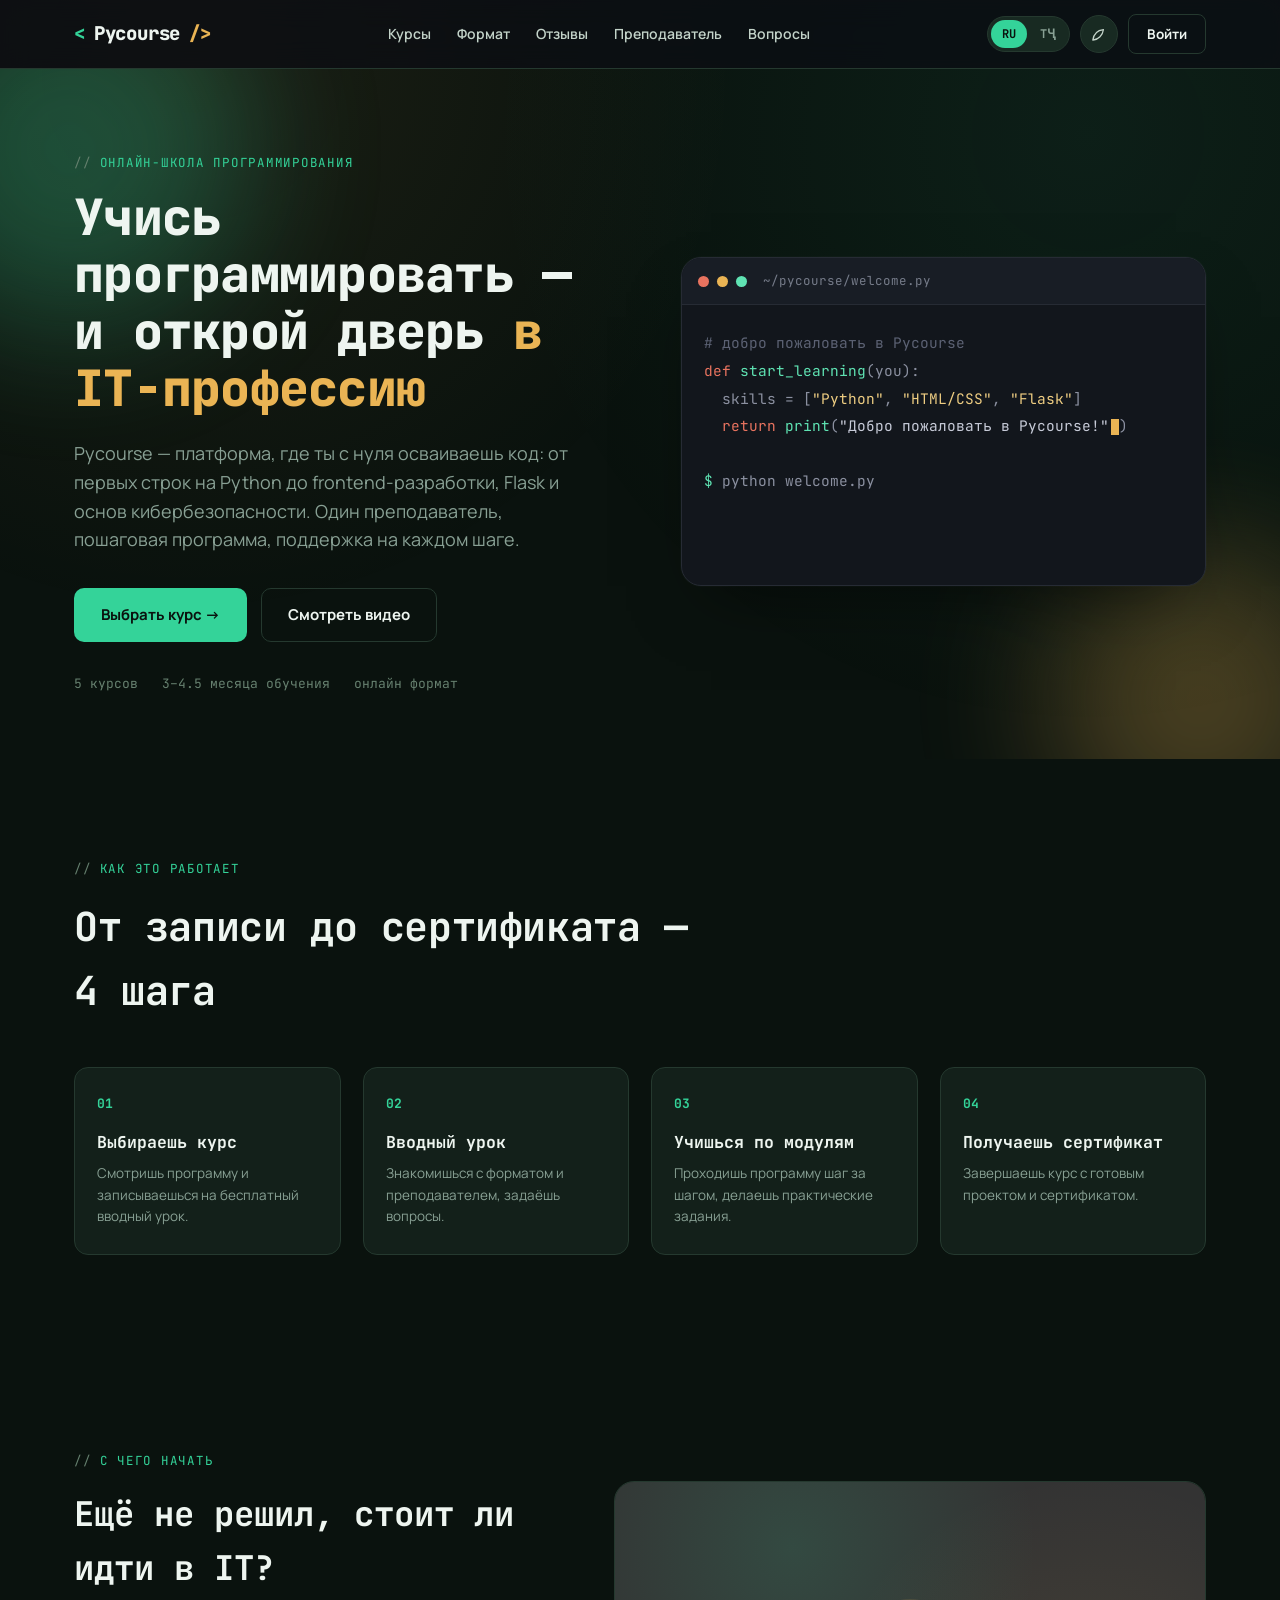
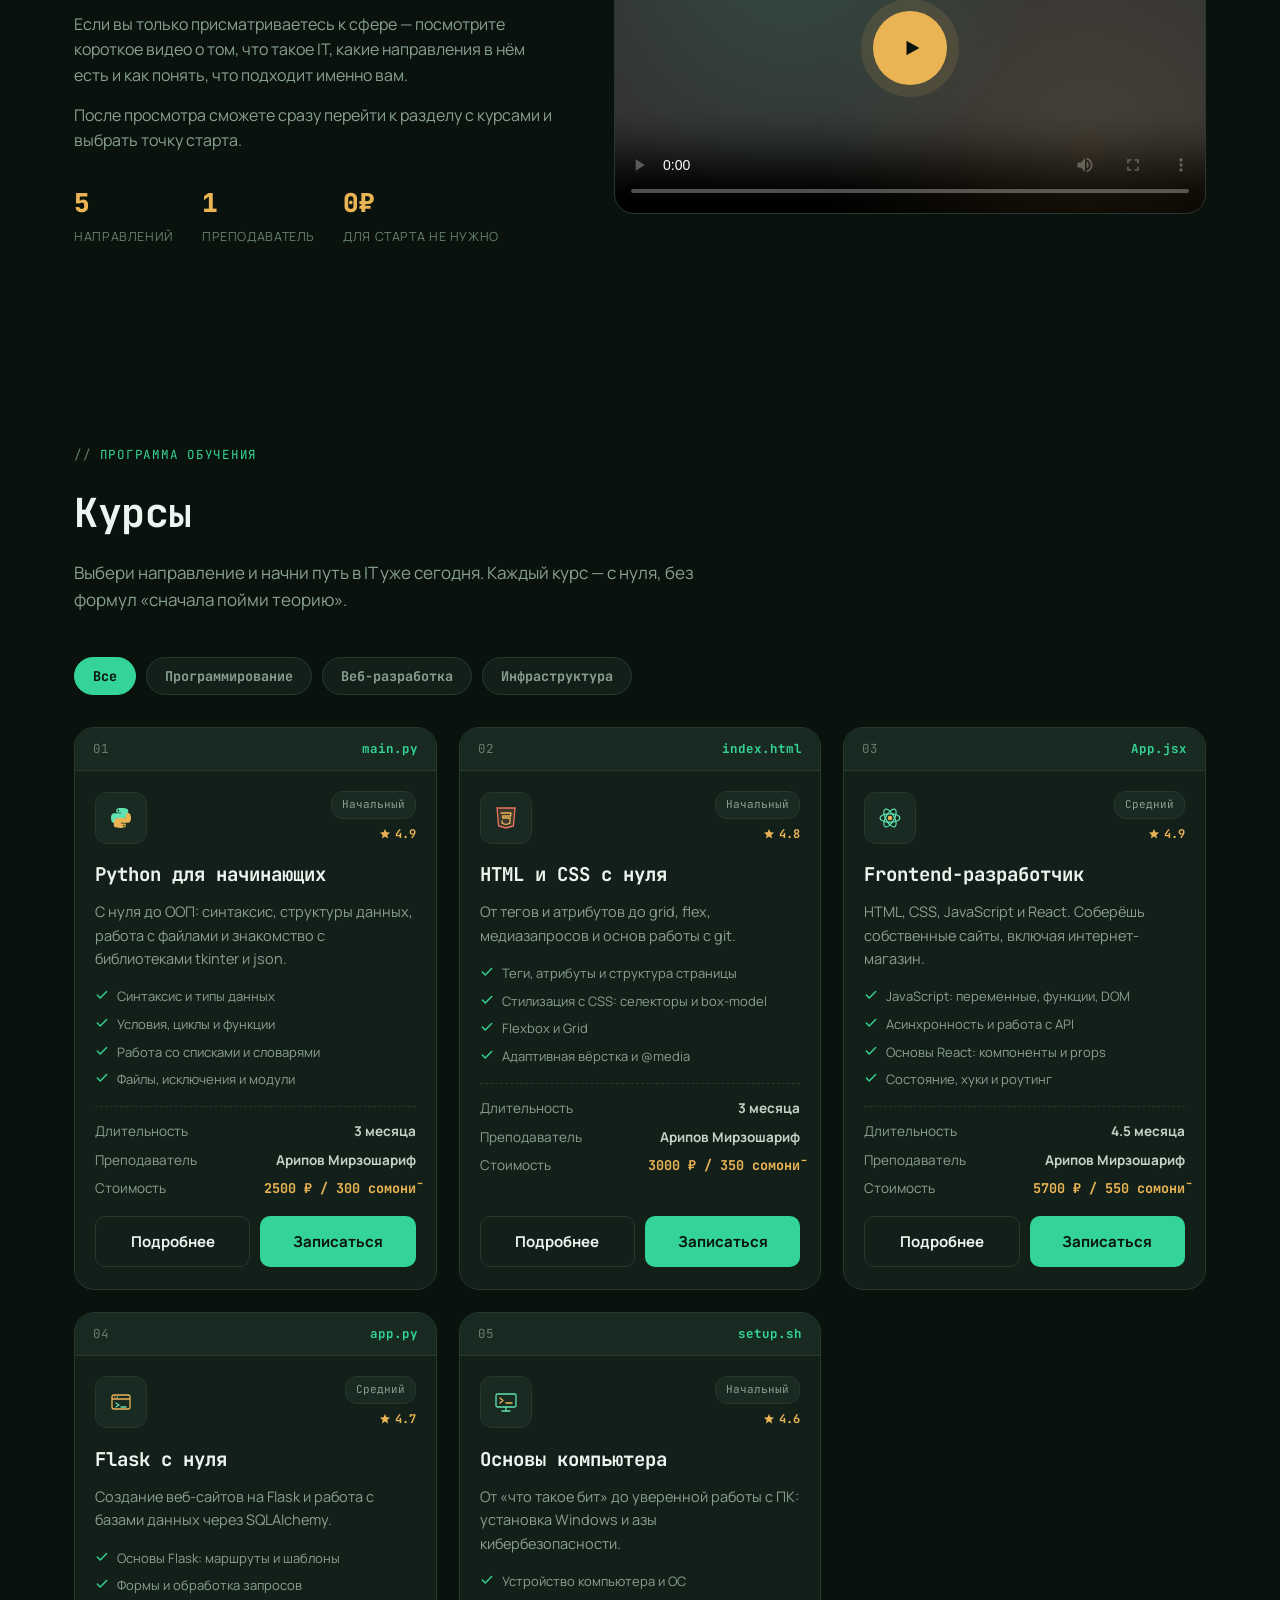
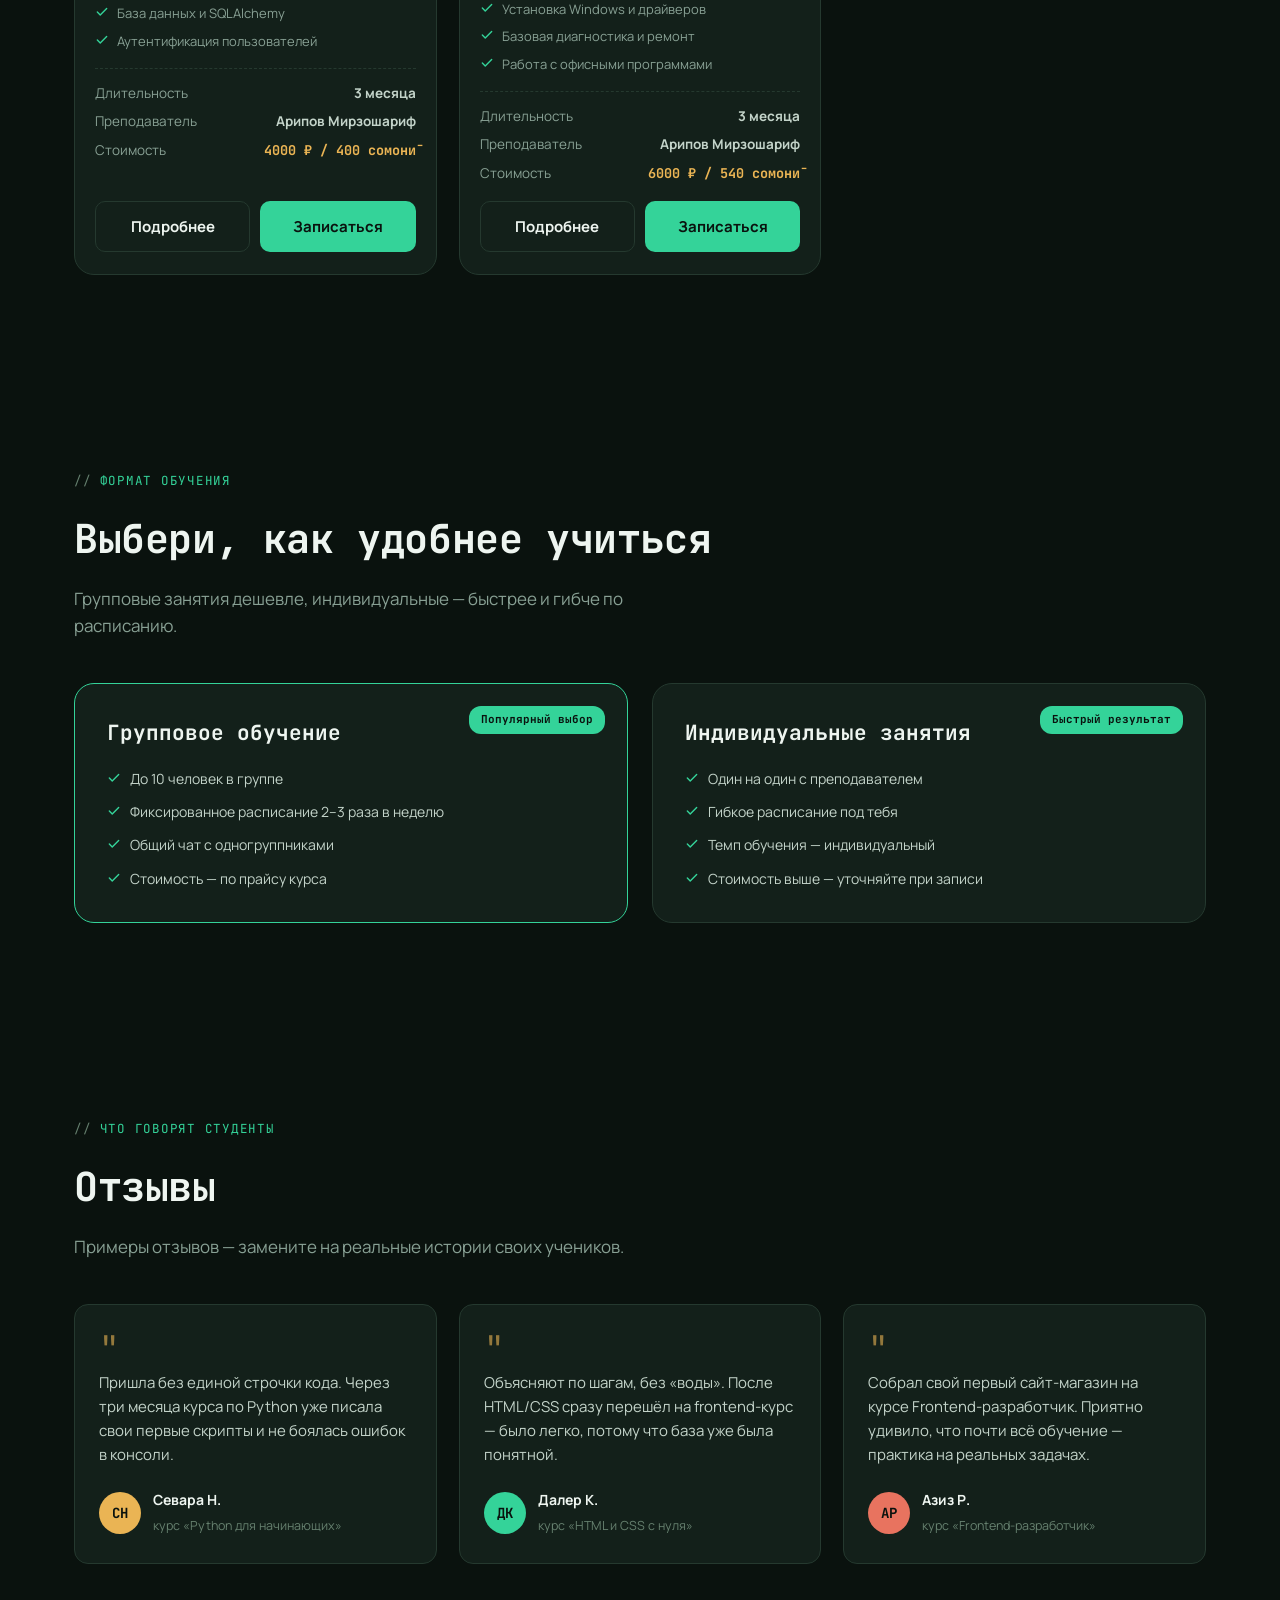
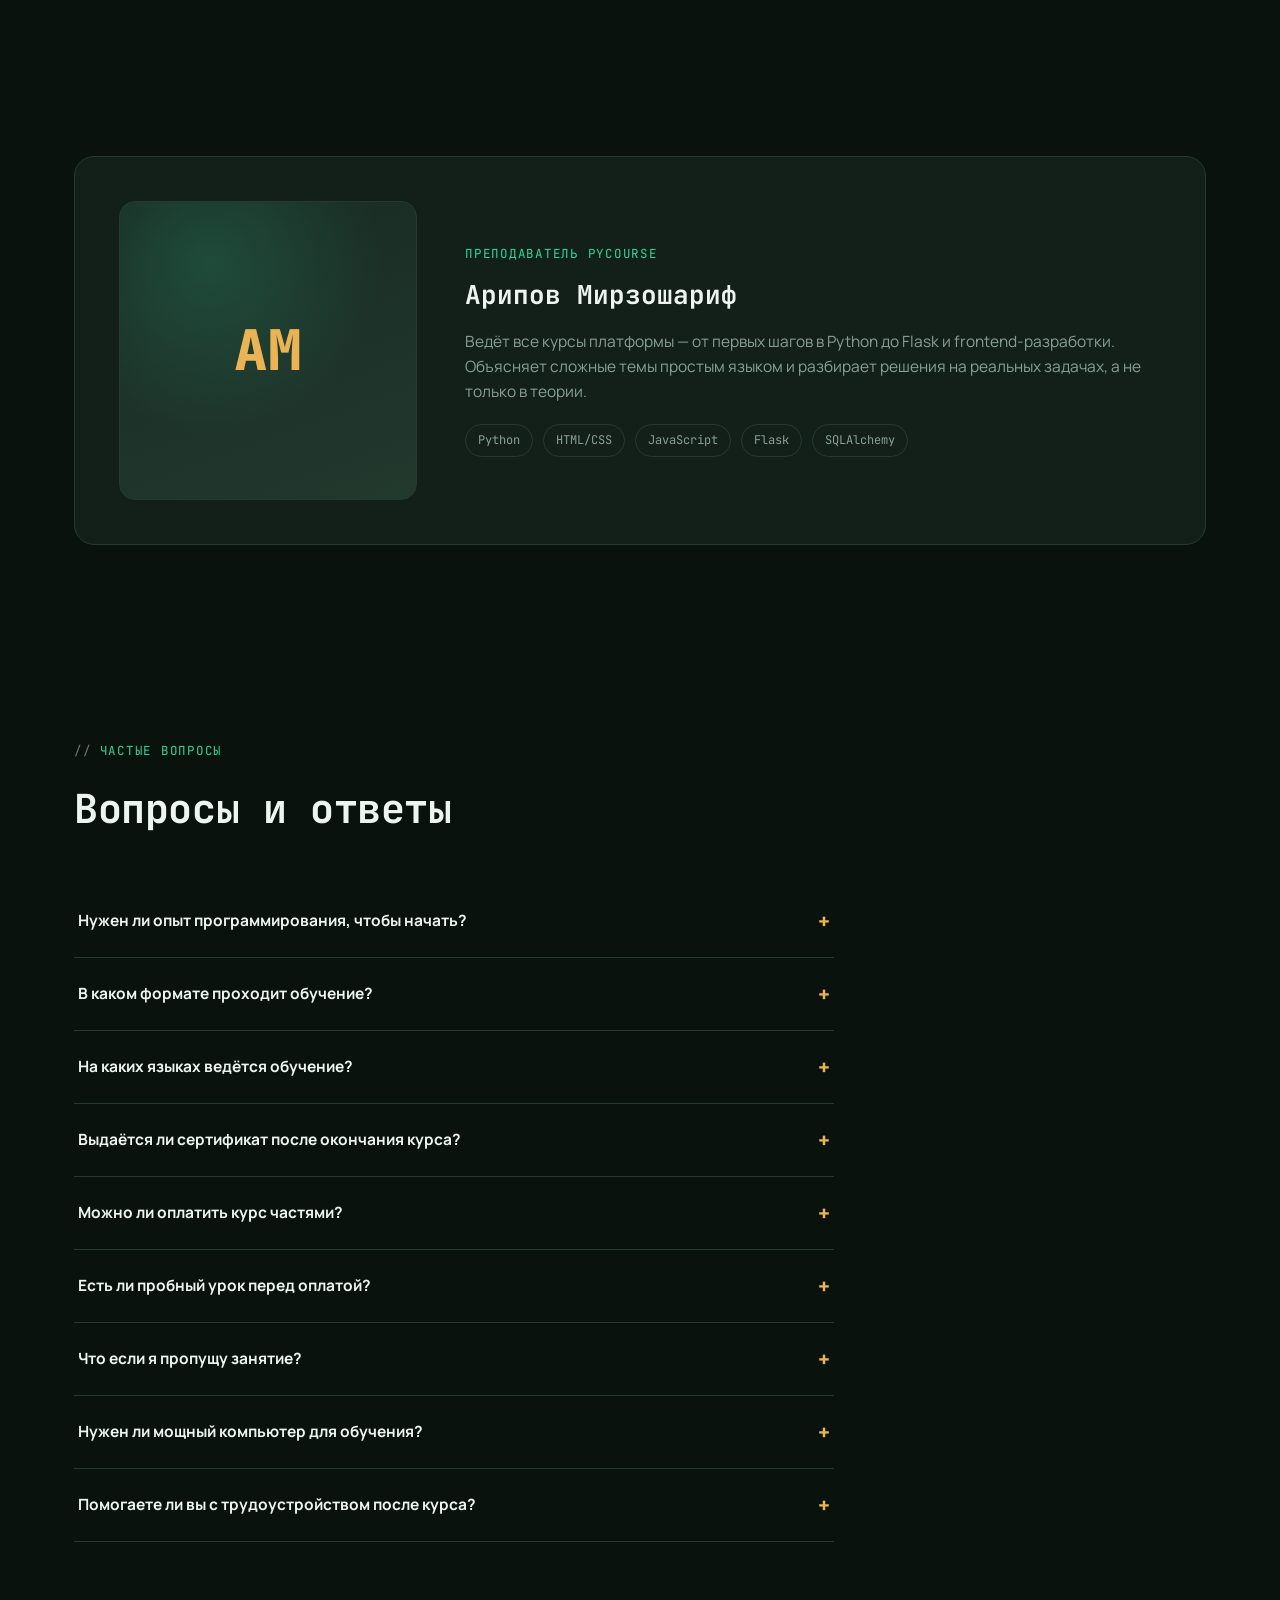
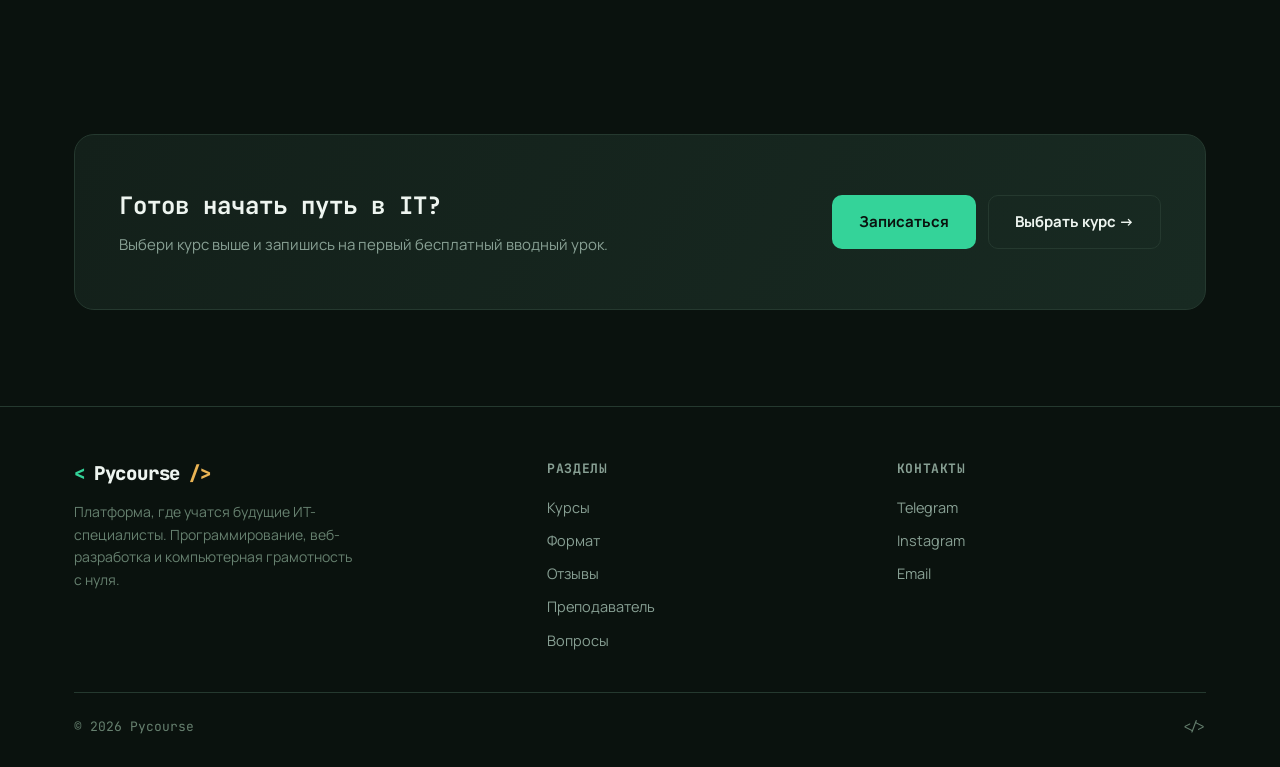
<file: Pycourse/static/index.html>
<!DOCTYPE html>
<html lang="ru" data-theme="green">
<head>
<meta charset="UTF-8">
<meta name="viewport" content="width=device-width, initial-scale=1.0">
<title>Pycourse — онлайн-школа программирования</title>
<meta name="description" content="Pycourse — платформа, где ты с нуля осваиваешь программирование: Python, HTML/CSS, frontend, Flask и компьютерную грамотность.">
<link rel="preconnect" href="https://fonts.googleapis.com">
<link rel="preconnect" href="https://fonts.gstatic.com" crossorigin>
<link href="https://fonts.googleapis.com/css2?family=JetBrains+Mono:ital,wght@0,400;0,500;0,600;0,700;0,800;1,400&family=Manrope:wght@400;500;600;700;800&display=swap" rel="stylesheet">
<style>
  :root{
    --ink-950:#0a120e;
    --ink-900:#0f1a14;
    --ink-850:#13201a;
    --ink-800:#182a22;
    --ink-700:#22392e;
    --line:#25392f;
    --text-100:#eef5f0;
    --text-300:#c3d3c9;
    --text-500:#88a094;
    --text-600:#66806f;
    --gold-400:#eab454;
    --gold-300:#f3cd82;
    --mint-400:#34d399;
    --mint-300:#6ee7b7;
    --coral-400:#e8735f;
    --on-primary:#0a120e;
    --radius-lg:20px;
    --radius-md:14px;
    --radius-sm:8px;
    --font-mono:'JetBrains Mono', ui-monospace, monospace;
    --font-body:'Manrope', system-ui, sans-serif;
    --container:1180px;
  }

  html[data-theme="white"]{
    --ink-950:#ffffff;
    --ink-900:#f6f9f7;
    --ink-850:#ffffff;
    --ink-800:#eef3ef;
    --ink-700:#e0eae3;
    --line:#dbe6df;
    --text-100:#0f1e17;
    --text-300:#3c4e45;
    --text-500:#5e7268;
    --text-600:#83958b;
    --gold-400:#c2670a;
    --gold-300:#a6560a;
    --mint-400:#0f9d58;
    --mint-300:#0b7d45;
    --coral-400:#c0392b;
    --on-primary:#ffffff;
  }

  *,*::before,*::after{box-sizing:border-box;}
  html{scroll-behavior:smooth;}
  body{
    margin:0;
    background:var(--ink-950);
    color:var(--text-100);
    font-family:var(--font-body);
    line-height:1.6;
    -webkit-font-smoothing:antialiased;
    overflow-x:hidden;
    transition:background .3s ease, color .3s ease;
  }
  img{max-width:100%;display:block;}
  a{color:inherit;text-decoration:none;}
  ul{list-style:none;margin:0;padding:0;}
  button{font-family:inherit;cursor:pointer;}
  .container{max-width:var(--container);margin:0 auto;padding:0 24px;}
  ::selection{background:var(--gold-400);color:var(--on-primary);}

  body::before{
    content:"";
    position:fixed;inset:0;
    background:
      radial-gradient(circle at 15% 8%, rgba(234,180,84,.08), transparent 40%),
      radial-gradient(circle at 85% 15%, rgba(52,211,153,.07), transparent 45%);
    pointer-events:none;
    z-index:0;
  }

  a:focus-visible, button:focus-visible, input:focus-visible, textarea:focus-visible, select:focus-visible{
    outline:2px solid var(--mint-400);
    outline-offset:3px;
    border-radius:4px;
  }

  @media (prefers-reduced-motion: reduce){
    *{animation-duration:.01ms !important; animation-iteration-count:1 !important; transition-duration:.01ms !important; scroll-behavior:auto !important;}
  }

  /* scroll progress */
  .scroll-progress{position:fixed;top:0;left:0;right:0;height:3px;z-index:300;background:transparent;}
  .scroll-progress-bar{height:100%;width:0%;background:linear-gradient(90deg,var(--mint-400),var(--gold-400));transition:width .08s linear;}

  /* back to top */
  .back-to-top{
    position:fixed;bottom:24px;right:24px;width:46px;height:46px;border-radius:50%;
    background:var(--mint-400);color:var(--on-primary);border:none;
    display:flex;align-items:center;justify-content:center;
    box-shadow:0 10px 26px -8px rgba(0,0,0,.45);
    opacity:0;pointer-events:none;transform:translateY(12px) scale(.9);
    transition:opacity .25s ease, transform .25s ease;
    z-index:90;
  }
  .back-to-top.show{opacity:1;pointer-events:auto;transform:translateY(0) scale(1);}
  .back-to-top:hover{transform:translateY(-3px) scale(1.03);}

  /* toasts */
  .toast-container{position:fixed;bottom:24px;left:24px;z-index:1200;display:flex;flex-direction:column-reverse;gap:10px;max-width:320px;}
  .toast{
    background:var(--ink-850);border:1px solid var(--line);border-left:3px solid var(--mint-400);
    border-radius:10px;padding:14px 16px;font-size:13.5px;color:var(--text-100);
    box-shadow:0 14px 34px -12px rgba(0,0,0,.5);
    animation:toastIn .3s ease, toastOut .3s ease 3.3s forwards;
  }
  @keyframes toastIn{from{opacity:0;transform:translateY(10px);}to{opacity:1;transform:translateY(0);}}
  @keyframes toastOut{to{opacity:0;transform:translateY(-6px);}}

  .eyebrow{
    display:inline-flex;align-items:center;gap:8px;
    font-family:var(--font-mono);
    font-size:12.5px;
    letter-spacing:.06em;
    color:var(--mint-400);
    text-transform:uppercase;
    margin-bottom:16px;
  }
  .eyebrow::before{content:"//";color:var(--text-600);}
  .section{padding:96px 0;position:relative;z-index:1;}
  .section-head{max-width:640px;margin-bottom:44px;}
  .section-head h2{
    font-family:var(--font-mono);
    font-size:clamp(28px,4vw,40px);
    font-weight:700;
    margin:0 0 14px;
    letter-spacing:-.01em;
    color:var(--text-100);
  }
  .section-head p{color:var(--text-500);font-size:17px;margin:0;}
  .accent{color:var(--gold-400);}
  .accent-mint{color:var(--mint-400);}

  .btn{
    display:inline-flex;align-items:center;justify-content:center;gap:8px;
    padding:14px 26px;
    border-radius:10px;
    font-weight:700;
    font-size:15px;
    border:1.5px solid transparent;
    transition:transform .15s ease, box-shadow .15s ease, background .15s ease, border-color .15s ease;
    white-space:nowrap;
  }
  .btn-primary{background:var(--mint-400);color:var(--on-primary);}
  .btn-primary:hover{transform:translateY(-2px);box-shadow:0 10px 24px -8px rgba(52,211,153,.5);}
  .btn-ghost{background:transparent;border-color:var(--line);color:var(--text-100);}
  .btn-ghost:hover{border-color:var(--text-500);transform:translateY(-2px);}
  .btn-gold{background:var(--gold-400);color:var(--on-primary);}
  .btn-gold:hover{transform:translateY(-2px);box-shadow:0 10px 24px -8px rgba(234,180,84,.5);}
  .btn-sm{padding:10px 18px;font-size:13.5px;border-radius:8px;}
  .btn-block{width:100%;}
  .btn:active{transform:scale(.97);}

  header{
    position:sticky;top:0;z-index:100;
    background:rgba(12,14,20,.78);
    backdrop-filter:blur(14px) saturate(1.4);
    border-bottom:1px solid var(--line);
    transition:background .3s ease;
  }
  html[data-theme="white"] header{background:rgba(255,255,255,.82);}
  .nav{display:flex;align-items:center;justify-content:space-between;padding:14px 24px;max-width:var(--container);margin:0 auto;gap:16px;}
  .logo{display:flex;align-items:center;gap:9px;font-family:var(--font-mono);font-weight:800;font-size:19px;color:var(--text-100);letter-spacing:-.01em;flex-shrink:0;}
  .logo .brk{color:var(--mint-400);}
  .logo .brk2{color:var(--gold-400);}
  .nav-links{display:flex;align-items:center;gap:26px;}
  .nav-links a{font-size:14px;font-weight:600;color:var(--text-300);position:relative;padding:4px 0;transition:color .15s ease;white-space:nowrap;}
  .nav-links a::after{content:"";position:absolute;left:0;bottom:-2px;width:0;height:2px;background:var(--gold-400);transition:width .2s ease;}
  .nav-links a:hover{color:var(--text-100);}
  .nav-links a:hover::after{width:100%;}
  .nav-right{display:flex;align-items:center;gap:10px;flex-shrink:0;}

  .form-error{color:var(--coral-400);font-size:13px;margin:-6px 0 10px;min-height:0;}
  .form-error:empty{display:none;}
  .hidden{display:none !important;}
  .modal-note code{background:var(--ink-800);padding:1px 5px;border-radius:5px;font-family:var(--font-mono);font-size:12px;}

  .lang-switch{display:flex;background:var(--ink-800);border:1px solid var(--line);border-radius:20px;padding:3px;gap:2px;}
  .lang-switch button{padding:6px 11px;border-radius:16px;border:none;background:transparent;color:var(--text-500);font-family:var(--font-mono);font-size:12px;font-weight:700;transition:background .2s ease, color .2s ease;}
  .lang-switch button.active{background:var(--mint-400);color:var(--on-primary);}

  .theme-btn{width:38px;height:38px;border-radius:50%;border:1px solid var(--line);background:var(--ink-800);display:flex;align-items:center;justify-content:center;color:var(--text-300);transition:border-color .2s ease, transform .4s ease;flex-shrink:0;}
  .theme-btn:hover{border-color:var(--mint-400);transform:rotate(20deg);}

  .burger{display:none;flex-direction:column;gap:5px;background:none;border:none;padding:8px;}
  .burger span{width:22px;height:2px;background:var(--text-100);border-radius:2px;transition:transform .25s ease, opacity .25s ease;}
  .burger.open span:nth-child(1){transform:translateY(7px) rotate(45deg);}
  .burger.open span:nth-child(2){opacity:0;}
  .burger.open span:nth-child(3){transform:translateY(-7px) rotate(-45deg);}

  .mobile-menu{display:flex;flex-direction:column;gap:2px;padding:0 24px;max-height:0;overflow:hidden;border-bottom:0 solid var(--line);background:var(--ink-900);transition:max-height .35s ease, padding .35s ease;}
  .mobile-menu.open{max-height:560px;padding:8px 24px 20px;border-bottom:1px solid var(--line);}
  .mobile-menu a{padding:13px 4px;font-weight:600;color:var(--text-300);border-bottom:1px solid var(--ink-800);font-size:15px;}
  .mobile-menu .mm-controls{display:flex;gap:10px;align-items:center;margin-top:14px;}
  .mobile-menu .btn{margin-top:12px;}

  .hero{padding:80px 0 64px;position:relative;z-index:1;overflow:hidden;}
  .hero-blob{position:absolute;border-radius:50%;filter:blur(70px);opacity:.28;z-index:0;pointer-events:none;}
  .hero-blob.b1{width:360px;height:360px;background:var(--mint-400);top:-100px;left:-110px;animation:floatBlob 13s ease-in-out infinite;}
  .hero-blob.b2{width:300px;height:300px;background:var(--gold-400);bottom:-90px;right:-70px;animation:floatBlob 16s ease-in-out infinite reverse;}
  @keyframes floatBlob{0%,100%{transform:translate(0,0);}50%{transform:translate(34px,-24px);}}
  .hero-grid{display:grid;grid-template-columns:1.05fr 1fr;gap:56px;align-items:center;position:relative;z-index:1;}
  .hero h1{font-family:var(--font-mono);font-size:clamp(32px,4.6vw,50px);line-height:1.14;font-weight:800;letter-spacing:-.015em;margin:0 0 22px;}
  .hero h1 .hl{color:var(--gold-400);}
  .hero-sub{font-size:18px;color:var(--text-500);max-width:520px;margin:0 0 34px;}
  .hero-cta{display:flex;gap:14px;flex-wrap:wrap;margin-bottom:32px;}
  .hero-meta{display:flex;gap:24px;flex-wrap:wrap;font-family:var(--font-mono);font-size:13px;color:var(--text-600);}
  .hero-meta b{color:var(--text-300);font-weight:700;}

  .terminal{background:#12161c;border:1px solid #262b34;border-radius:var(--radius-lg);overflow:hidden;box-shadow:0 30px 70px -30px rgba(0,0,0,.6), 0 0 0 1px rgba(255,255,255,.02);}
  .terminal-bar{display:flex;align-items:center;gap:8px;padding:13px 16px;background:#181d25;border-bottom:1px solid #262b34;}
  .terminal-dot{width:11px;height:11px;border-radius:50%;}
  .terminal-dot.r{background:#e8735f;}
  .terminal-dot.y{background:#eab454;}
  .terminal-dot.g{background:#5fe3b3;}
  .terminal-title{margin-left:8px;font-family:var(--font-mono);font-size:12.5px;color:#767c8a;}
  .terminal-body{padding:24px 22px 30px;font-family:var(--font-mono);font-size:14.5px;line-height:1.9;min-height:280px;}
  .terminal-line{color:#8b90a0;}
  .terminal-line .kw{color:#e8735f;}
  .terminal-line .fn{color:#5fe3b3;}
  .terminal-line .str{color:#eecd82;}
  .terminal-line .cm{color:#5c6274;}
  .terminal-prompt{color:#5fe3b3;}
  #typedOut{white-space:pre-wrap;color:#c7cbd8;}
  .cursor{display:inline-block;width:8px;height:16px;background:#eab454;vertical-align:middle;margin-left:2px;animation:blink 1s step-end infinite;}
  @keyframes blink{50%{opacity:0;}}

  /* process section */
  .process-grid{display:grid;grid-template-columns:repeat(4,1fr);gap:22px;}
  .process-step{background:var(--ink-850);border:1px solid var(--line);border-radius:var(--radius-md);padding:26px 22px;transition:transform .2s ease, border-color .2s ease;}
  .process-step:hover{transform:translateY(-4px);border-color:var(--mint-400);}
  .process-num{font-family:var(--font-mono);font-size:13px;color:var(--mint-400);font-weight:700;margin-bottom:14px;}
  .process-step h4{font-family:var(--font-mono);font-size:16.5px;margin:0 0 8px;color:var(--text-100);}
  .process-step p{color:var(--text-500);font-size:13.5px;margin:0;}

  .intro{display:grid;grid-template-columns:.9fr 1.1fr;gap:56px;align-items:center;}
  .intro-text h2{font-family:var(--font-mono);font-size:clamp(26px,3.4vw,34px);margin:0 0 16px;}
  .intro-text p{color:var(--text-500);font-size:16px;margin:0 0 14px;}
  .intro-stats{display:flex;gap:28px;margin-top:28px;flex-wrap:wrap;}
  .stat b{display:block;font-family:var(--font-mono);font-size:26px;color:var(--gold-400);font-weight:800;}
  .stat span{font-size:12.5px;color:var(--text-600);text-transform:uppercase;letter-spacing:.05em;}

  .video-wrap{position:relative;border-radius:var(--radius-lg);overflow:hidden;border:1px solid var(--line);background:linear-gradient(135deg,var(--ink-800),var(--ink-900));aspect-ratio:16/9;}
  .video-wrap video{width:100%;height:100%;object-fit:cover;display:block;}
  .video-overlay{position:absolute;inset:0;display:flex;align-items:center;justify-content:center;background:radial-gradient(circle at 30% 20%, rgba(52,211,153,.14), transparent 50%),radial-gradient(circle at 80% 80%, rgba(234,180,84,.10), transparent 50%);cursor:pointer;transition:opacity .3s ease;}
  .video-overlay.hidden{opacity:0;pointer-events:none;}
  .play-btn{width:74px;height:74px;border-radius:50%;background:var(--gold-400);display:flex;align-items:center;justify-content:center;box-shadow:0 0 0 12px rgba(234,180,84,.12);transition:transform .2s ease;color:var(--on-primary);}
  .video-overlay:hover .play-btn{transform:scale(1.08);}
  .play-btn svg{margin-left:4px;}
  .video-caption{position:absolute;bottom:0;left:0;right:0;padding:16px 20px;font-family:var(--font-mono);font-size:12.5px;color:var(--text-500);background:linear-gradient(0deg, rgba(0,0,0,.55), transparent);}
  html[data-theme="white"] .video-caption{color:#eef3ef;}

  .filter-bar{display:flex;gap:10px;flex-wrap:wrap;margin-bottom:32px;}
  .filter-btn{padding:9px 18px;border-radius:20px;border:1px solid var(--line);background:var(--ink-850);color:var(--text-500);font-size:13.5px;font-weight:700;font-family:var(--font-mono);transition:all .18s ease;}
  .filter-btn.active{background:var(--mint-400);color:var(--on-primary);border-color:var(--mint-400);}
  .filter-btn:hover:not(.active){border-color:var(--mint-400);color:var(--text-100);}

  .course-grid{display:grid;grid-template-columns:repeat(auto-fit, minmax(300px,1fr));gap:22px;}
  .course-card{background:var(--ink-850);border:1px solid var(--line);border-radius:var(--radius-lg);overflow:hidden;display:flex;flex-direction:column;transition:transform .25s ease, border-color .25s ease, box-shadow .25s ease;}
  .course-card:hover{transform:translateY(-6px);border-color:var(--gold-400);box-shadow:0 22px 44px -20px rgba(0,0,0,.4);}
  .file-tab{display:flex;align-items:center;justify-content:space-between;padding:11px 18px;background:var(--ink-800);border-bottom:1px solid var(--line);font-family:var(--font-mono);font-size:12.5px;color:var(--text-600);}
  .file-tab .ext{color:var(--mint-400);font-weight:700;}
  .card-top{display:flex;align-items:center;justify-content:space-between;padding:20px 20px 0;}
  .course-icon{width:52px;height:52px;border-radius:12px;display:flex;align-items:center;justify-content:center;background:var(--ink-800);border:1px solid var(--line);flex-shrink:0;transition:transform .3s ease;}
  .course-card:hover .course-icon{transform:scale(1.08) rotate(-4deg);}
  .badges{display:flex;flex-direction:column;align-items:flex-end;gap:6px;}
  .level-badge{font-family:var(--font-mono);font-size:11px;padding:4px 10px;border-radius:12px;background:var(--ink-800);border:1px solid var(--line);color:var(--text-500);white-space:nowrap;}
  .rating{display:flex;align-items:center;gap:4px;font-family:var(--font-mono);font-size:12px;color:var(--gold-400);font-weight:700;}
  .rating svg{width:12px;height:12px;}

  .course-body{padding:14px 20px 22px;flex:1;display:flex;flex-direction:column;}
  .course-body h3{font-family:var(--font-mono);font-size:19px;margin:2px 0 10px;color:var(--text-100);}
  .course-body p.desc{color:var(--text-500);font-size:14.5px;margin:0 0 16px;}

  .module-list{display:flex;flex-direction:column;gap:7px;margin:0 0 16px;}
  .module-list li{display:flex;align-items:flex-start;gap:8px;font-size:13px;color:var(--text-500);}
  .module-list svg{flex-shrink:0;margin-top:2px;color:var(--mint-400);}

  .course-meta{display:flex;flex-direction:column;gap:7px;font-size:13.5px;color:var(--text-500);border-top:1px dashed var(--line);padding-top:14px;margin-bottom:16px;}
  .course-meta .row{display:flex;justify-content:space-between;gap:10px;}
  .course-meta .row b{color:var(--text-300);font-weight:700;}
  .price-tag{font-family:var(--font-mono);color:var(--gold-400) !important;font-weight:700;}
  .card-actions{display:flex;gap:10px;margin-top:auto;}
  .card-actions .btn{flex:1;}

  /* format section */
  .format-grid{display:grid;grid-template-columns:1fr 1fr;gap:24px;}
  .format-card{background:var(--ink-850);border:1px solid var(--line);border-radius:var(--radius-lg);padding:32px;position:relative;overflow:hidden;transition:transform .2s ease, border-color .2s ease;}
  .format-card:hover{transform:translateY(-4px);}
  .format-card.featured{border-color:var(--mint-400);}
  .format-badge{position:absolute;top:22px;right:22px;font-family:var(--font-mono);font-size:11px;padding:5px 12px;border-radius:12px;background:var(--mint-400);color:var(--on-primary);font-weight:700;}
  .format-card h3{font-family:var(--font-mono);font-size:21px;margin:0 0 18px;padding-right:90px;}
  .format-features{display:flex;flex-direction:column;gap:11px;margin-bottom:0;}
  .format-features li{display:flex;gap:9px;align-items:flex-start;font-size:14px;color:var(--text-300);}
  .format-features svg{flex-shrink:0;margin-top:3px;color:var(--mint-400);}

  .test-grid{display:grid;grid-template-columns:repeat(auto-fit,minmax(280px,1fr));gap:22px;}
  .test-card{background:var(--ink-850);border:1px solid var(--line);border-radius:var(--radius-md);padding:26px 24px;position:relative;transition:transform .2s ease;}
  .test-card:hover{transform:translateY(-4px);}
  .test-card .quote-mark{font-family:var(--font-mono);font-size:34px;color:var(--gold-400);opacity:.6;line-height:1;margin-bottom:6px;}
  .test-card p{color:var(--text-300);font-size:15px;margin:0 0 22px;}
  .test-person{display:flex;align-items:center;gap:12px;}
  .avatar{width:42px;height:42px;border-radius:50%;display:flex;align-items:center;justify-content:center;font-family:var(--font-mono);font-weight:700;font-size:14px;color:var(--on-primary);flex-shrink:0;}
  .test-person .who b{display:block;font-size:14px;color:var(--text-100);}
  .test-person .who span{font-size:12.5px;color:var(--text-600);}

  .teacher{display:grid;grid-template-columns:.6fr 1.4fr;gap:48px;align-items:center;background:var(--ink-850);border:1px solid var(--line);border-radius:var(--radius-lg);padding:44px;}
  .teacher-avatar{width:100%;aspect-ratio:1;border-radius:16px;background:linear-gradient(160deg,var(--ink-800),var(--ink-700));border:1px solid var(--line);display:flex;align-items:center;justify-content:center;position:relative;overflow:hidden;}
  .teacher-avatar .initials{font-family:var(--font-mono);font-size:56px;font-weight:800;color:var(--gold-400);z-index:1;}
  .teacher-avatar::after{content:"";position:absolute;inset:0;background:radial-gradient(circle at 30% 20%, rgba(52,211,153,.18), transparent 55%);}
  .teacher-info .role{font-family:var(--font-mono);color:var(--mint-400);font-size:12.5px;text-transform:uppercase;letter-spacing:.06em;margin-bottom:10px;display:block;}
  .teacher-info h3{font-family:var(--font-mono);font-size:26px;margin:0 0 14px;}
  .teacher-info p{color:var(--text-500);font-size:15.5px;margin:0 0 20px;}
  .teacher-tags{display:flex;gap:10px;flex-wrap:wrap;}
  .tag{font-family:var(--font-mono);font-size:12px;padding:6px 12px;border-radius:20px;border:1px solid var(--line);color:var(--text-500);}

  .faq-list{max-width:760px;}
  .faq-item{border-bottom:1px solid var(--line);}
  .faq-q{display:flex;align-items:center;justify-content:space-between;padding:20px 4px;cursor:pointer;font-weight:700;font-size:15.5px;color:var(--text-100);gap:16px;}
  .faq-q .plus{font-family:var(--font-mono);color:var(--gold-400);font-size:20px;transition:transform .25s ease;flex-shrink:0;}
  .faq-item.open .plus{transform:rotate(45deg);}
  .faq-a{max-height:0;overflow:hidden;transition:max-height .3s ease;}
  .faq-a p{color:var(--text-500);font-size:14.5px;padding:0 4px 20px;margin:0;max-width:640px;}

  .cta-strip{background:linear-gradient(120deg, var(--ink-850), var(--ink-800));border:1px solid var(--line);border-radius:var(--radius-lg);padding:52px 44px;display:flex;align-items:center;justify-content:space-between;gap:24px;flex-wrap:wrap;}
  .cta-strip h3{font-family:var(--font-mono);font-size:24px;margin:0 0 8px;}
  .cta-strip p{color:var(--text-500);margin:0;font-size:15px;}
  .cta-strip-actions{display:flex;gap:12px;flex-wrap:wrap;}

  footer{border-top:1px solid var(--line);padding:52px 0 30px;position:relative;z-index:1;}
  .footer-grid{display:grid;grid-template-columns:1.4fr 1fr 1fr;gap:40px;margin-bottom:40px;}
  .footer-brand p{color:var(--text-600);font-size:14px;max-width:280px;margin-top:12px;}
  footer h4{font-family:var(--font-mono);font-size:13px;color:var(--text-500);text-transform:uppercase;letter-spacing:.05em;margin:0 0 16px;}
  footer .flinks{display:flex;flex-direction:column;gap:10px;}
  footer .flinks a{font-size:14.5px;color:var(--text-500);transition:color .15s ease;}
  footer .flinks a:hover{color:var(--gold-400);}
  .footer-bottom{border-top:1px solid var(--line);padding-top:24px;display:flex;justify-content:space-between;align-items:center;flex-wrap:wrap;gap:12px;font-size:13px;color:var(--text-600);font-family:var(--font-mono);}

  .modal-overlay{position:fixed;inset:0;z-index:1000;background:rgba(8,9,13,.72);backdrop-filter:blur(4px);display:flex;align-items:center;justify-content:center;padding:20px;opacity:0;pointer-events:none;transition:opacity .2s ease;}
  .modal-overlay.open{opacity:1;pointer-events:auto;}
  .modal{background:var(--ink-850);border:1px solid var(--line);border-radius:var(--radius-lg);padding:36px;width:100%;max-width:420px;transform:translateY(14px);transition:transform .25s ease;max-height:88vh;overflow-y:auto;}
  .modal.modal-lg{max-width:560px;}
  .modal-overlay.open .modal{transform:translateY(0);}
  .modal-head{display:flex;justify-content:space-between;align-items:center;margin-bottom:6px;gap:16px;}
  .modal-head h3{font-family:var(--font-mono);font-size:19px;margin:0;}
  .modal-close{background:none;border:none;color:var(--text-500);font-size:22px;line-height:1;padding:4px;flex-shrink:0;}
  .field{margin-bottom:16px;}
  .field label{display:block;font-size:13px;color:var(--text-500);margin-bottom:7px;font-family:var(--font-mono);}
  .field input, .field select{width:100%;padding:12px 14px;background:var(--ink-900);border:1px solid var(--line);border-radius:8px;color:var(--text-100);font-family:var(--font-body);font-size:14.5px;}
  .field input:focus, .field select:focus{outline:2px solid var(--mint-400);outline-offset:1px;border-color:transparent;}
  .modal-note{font-size:12.5px;color:var(--text-600);margin-top:14px;text-align:center;}

  .cm-meta{display:flex;gap:14px;flex-wrap:wrap;margin:12px 0 18px;font-family:var(--font-mono);font-size:12.5px;}
  .cm-pill{padding:5px 11px;border-radius:12px;background:var(--ink-800);border:1px solid var(--line);color:var(--text-500);}
  .cm-desc{color:var(--text-500);font-size:14.5px;margin:0 0 20px;}
  .cm-section-title{font-family:var(--font-mono);font-size:13px;color:var(--mint-400);text-transform:uppercase;letter-spacing:.05em;margin:0 0 12px;}
  .cm-list{display:flex;flex-direction:column;gap:9px;margin:0 0 22px;}
  .cm-list li{display:flex;align-items:flex-start;gap:9px;font-size:14px;color:var(--text-300);}
  .cm-list svg{flex-shrink:0;margin-top:3px;color:var(--mint-400);}
  .cm-list.req svg{color:var(--gold-400);}
  .cm-price-row{display:flex;align-items:center;justify-content:space-between;padding-top:16px;border-top:1px dashed var(--line);gap:16px;flex-wrap:wrap;}
  .cm-price-row .price{font-family:var(--font-mono);font-size:20px;color:var(--gold-400);font-weight:800;}

  .reveal{opacity:0;transform:translateY(18px);transition:opacity .6s ease, transform .6s ease;}
  .reveal.in{opacity:1;transform:translateY(0);}
  .stagger.in{transition-delay:calc(var(--d, 0) * 70ms);}

  @media (max-width:960px){
    .hero-grid{grid-template-columns:1fr;}
    .intro{grid-template-columns:1fr;}
    .intro-text{order:1;}
    .video-wrap{order:2;}
    .teacher{grid-template-columns:1fr;padding:32px;}
    .teacher-avatar{max-width:180px;margin:0 auto;}
    .footer-grid{grid-template-columns:1fr 1fr;}
    .process-grid{grid-template-columns:repeat(2,1fr);}
    .format-grid{grid-template-columns:1fr;}
  }
  @media (max-width:720px){
    .nav-links{display:none;}
    .burger{display:flex;}
    .nav-right .lang-switch, .nav-right .theme-btn{display:none;}
    .section{padding:64px 0;}
    .cta-strip{padding:34px 26px;flex-direction:column;align-items:flex-start;}
    .footer-grid{grid-template-columns:1fr;gap:28px;}
    .hero{padding:44px 0 46px;}
    .terminal-body{font-size:13px;min-height:230px;}
    .filter-bar{gap:8px;}
    .filter-btn{padding:8px 14px;font-size:12.5px;}
    .process-grid{grid-template-columns:1fr;}
    .back-to-top{bottom:16px;right:16px;width:42px;height:42px;}
    .toast-container{left:16px;right:16px;max-width:none;bottom:16px;}
  }
  @media (max-width:480px){
    .hero-cta{flex-direction:column;align-items:stretch;}
    .hero-cta .btn{width:100%;}
    .card-actions{flex-direction:column;}
    .format-card h3{padding-right:0;}
    .format-badge{position:static;display:inline-block;margin-bottom:12px;}
  }
</style>
</head>
<body>

<div class="scroll-progress"><div class="scroll-progress-bar" id="scrollBar"></div></div>

<header>
  <nav class="nav">
    <a href="#top" class="logo"><span class="brk">&lt;</span>Pycourse<span class="brk2">/&gt;</span></a>
    <ul class="nav-links">
      <li><a href="#courses" data-i18n="nav_courses">Курсы</a></li>
      <li><a href="#format" data-i18n="nav_format">Формат</a></li>
      <li><a href="#reviews" data-i18n="nav_reviews">Отзывы</a></li>
      <li><a href="#teacher" data-i18n="nav_teacher">Преподаватель</a></li>
      <li><a href="#faq" data-i18n="nav_faq">Вопросы</a></li>
    </ul>
    <div class="nav-right">
      <div class="lang-switch" id="langSwitch">
        <button data-lang="ru" class="active">RU</button>
        <button data-lang="tj">ТҶ</button>
      </div>
      <button class="theme-btn" id="themeBtn" aria-label="Переключить тему" title="Переключить тему"></button>
      <button class="btn btn-ghost btn-sm loginTrigger" data-i18n="nav_login">Войти</button>
      <button class="burger" id="burger" aria-label="Открыть меню" aria-expanded="false">
        <span></span><span></span><span></span>
      </button>
    </div>
  </nav>
  <div class="mobile-menu" id="mobileMenu">
    <a href="#courses" data-i18n="nav_courses">Курсы</a>
    <a href="#format" data-i18n="nav_format">Формат</a>
    <a href="#reviews" data-i18n="nav_reviews">Отзывы</a>
    <a href="#teacher" data-i18n="nav_teacher">Преподаватель</a>
    <a href="#faq" data-i18n="nav_faq">Вопросы</a>
    <div class="mm-controls">
      <div class="lang-switch" id="langSwitchMobile">
        <button data-lang="ru" class="active">RU</button>
        <button data-lang="tj">ТҶ</button>
      </div>
      <button class="theme-btn" id="themeBtnMobile" aria-label="Переключить тему"></button>
    </div>
    <button class="btn btn-primary loginTrigger" data-i18n="nav_login">Войти</button>
  </div>
</header>

<main id="top">

  <section class="hero">
    <div class="hero-blob b1"></div>
    <div class="hero-blob b2"></div>
    <div class="container hero-grid">
      <div>
        <span class="eyebrow" data-i18n="hero_eyebrow">онлайн-школа программирования</span>
        <h1 data-i18n-html="hero_h1">Учись программировать — и открой дверь <span class="hl">в IT-профессию</span></h1>
        <p class="hero-sub" data-i18n="hero_sub">Pycourse — платформа, где ты с нуля осваиваешь код: от первых строк на Python до frontend-разработки, Flask и основ кибербезопасности. Один преподаватель, пошаговая программа, поддержка на каждом шаге.</p>
        <div class="hero-cta">
          <a href="#courses" class="btn btn-primary" data-i18n="cta_choose">Выбрать курс →</a>
          <a href="#video" class="btn btn-ghost" data-i18n="cta_video">Смотреть видео</a>
        </div>
        <div class="hero-meta">
          <span data-i18n="meta1">5 курсов</span>
          <span data-i18n="meta2">3–4.5 месяца обучения</span>
          <span data-i18n="meta3">онлайн формат</span>
        </div>
      </div>

      <div class="terminal reveal">
        <div class="terminal-bar">
          <span class="terminal-dot r"></span>
          <span class="terminal-dot y"></span>
          <span class="terminal-dot g"></span>
          <span class="terminal-title">~/pycourse/welcome.py</span>
        </div>
        <div class="terminal-body">
          <div class="terminal-line"><span class="cm" data-i18n="term_comment"># добро пожаловать в Pycourse</span></div>
          <div class="terminal-line"><span class="kw">def</span> <span class="fn">start_learning</span>(you):</div>
          <div class="terminal-line">&nbsp;&nbsp;skills = [<span class="str">"Python"</span>, <span class="str">"HTML/CSS"</span>, <span class="str">"Flask"</span>]</div>
          <div class="terminal-line">&nbsp;&nbsp;<span class="kw">return</span> <span class="fn">print</span>(<span id="typedOut"></span><span class="cursor"></span>)</div>
          <br>
          <div class="terminal-line"><span class="terminal-prompt">$</span> python welcome.py</div>
        </div>
      </div>
    </div>
  </section>

  <section class="section" id="process">
    <div class="container">
      <div class="section-head reveal">
        <span class="eyebrow" data-i18n="process_eyebrow">как это работает</span>
        <h2 data-i18n="process_h2">От записи до сертификата — 4 шага</h2>
      </div>
      <div class="process-grid" id="processGrid"></div>
    </div>
  </section>

  <section class="section" id="video">
    <div class="container intro">
      <div class="intro-text reveal">
        <span class="eyebrow" data-i18n="video_eyebrow">с чего начать</span>
        <h2 data-i18n="video_h2">Ещё не решил, стоит ли идти в IT?</h2>
        <p data-i18n="video_p1">Если вы только присматриваетесь к сфере — посмотрите короткое видео о том, что такое IT, какие направления в нём есть и как понять, что подходит именно вам.</p>
        <p data-i18n="video_p2">После просмотра сможете сразу перейти к разделу с курсами и выбрать точку старта.</p>
        <div class="intro-stats">
          <div class="stat"><b data-count="5" data-suffix="">0</b><span data-i18n="stat1_label">направлений</span></div>
          <div class="stat"><b data-count="1" data-suffix="">0</b><span data-i18n="stat2_label">преподаватель</span></div>
          <div class="stat"><b data-count="0" data-suffix="₽">0₽</b><span data-i18n="stat3_label">для старта не нужно</span></div>
        </div>
      </div>
      <div class="video-wrap reveal">
        <video id="introVideo" src="video/20260913_090701.mp4" controls playsinline></video>
        <div class="video-overlay" id="videoOverlay">
          <div class="play-btn" aria-hidden="true">
            <svg width="22" height="22" viewBox="0 0 24 24" fill="none"><path d="M6 4L20 12L6 20V4Z" fill="currentColor"/></svg>
          </div>
        </div>
      </div>
    </div>
  </section>

  <section class="section" id="courses">
    <div class="container">
      <div class="section-head reveal">
        <span class="eyebrow" data-i18n="courses_eyebrow">программа обучения</span>
        <h2 data-i18n="courses_h2">Курсы</h2>
        <p data-i18n="courses_p">Выбери направление и начни путь в IT уже сегодня. Каждый курс — с нуля, без формул «сначала пойми теорию».</p>
      </div>

      <div class="filter-bar reveal" id="filterBar"></div>
      <div class="course-grid" id="courseGrid"></div>
    </div>
  </section>

  <section class="section" id="format">
    <div class="container">
      <div class="section-head reveal">
        <span class="eyebrow" data-i18n="format_eyebrow">формат обучения</span>
        <h2 data-i18n="format_h2">Выбери, как удобнее учиться</h2>
        <p data-i18n="format_p">Групповые занятия дешевле, индивидуальные — быстрее и гибче по расписанию.</p>
      </div>
      <div class="format-grid" id="formatGrid"></div>
    </div>
  </section>

  <section class="section" id="reviews">
    <div class="container">
      <div class="section-head reveal">
        <span class="eyebrow" data-i18n="reviews_eyebrow">что говорят студенты</span>
        <h2 data-i18n="reviews_h2">Отзывы</h2>
        <p data-i18n="reviews_p">Примеры отзывов — замените на реальные истории своих учеников.</p>
      </div>
      <div class="test-grid" id="testGrid"></div>
    </div>
  </section>

  <section class="section" id="teacher">
    <div class="container">
      <div class="teacher reveal">
        <div class="teacher-avatar"><span class="initials">АМ</span></div>
        <div class="teacher-info">
          <span class="role" data-i18n="teacher_role">преподаватель Pycourse</span>
          <h3>Арипов Мирзошариф</h3>
          <p data-i18n="teacher_bio">Ведёт все курсы платформы — от первых шагов в Python до Flask и frontend-разработки. Объясняет сложные темы простым языком и разбирает решения на реальных задачах, а не только в теории.</p>
          <div class="teacher-tags">
            <span class="tag">Python</span>
            <span class="tag">HTML/CSS</span>
            <span class="tag">JavaScript</span>
            <span class="tag">Flask</span>
            <span class="tag">SQLAlchemy</span>
          </div>
        </div>
      </div>
    </div>
  </section>

  <section class="section" id="faq">
    <div class="container">
      <div class="section-head reveal">
        <span class="eyebrow" data-i18n="faq_eyebrow">частые вопросы</span>
        <h2 data-i18n="faq_h2">Вопросы и ответы</h2>
      </div>
      <div class="faq-list reveal" id="faqList"></div>
    </div>
  </section>

  <section class="section" id="enroll">
    <div class="container">
      <div class="cta-strip reveal">
        <div>
          <h3 data-i18n="cta_strip_h3">Готов начать путь в IT?</h3>
          <p data-i18n="cta_strip_p">Выбери курс выше и запишись на первый бесплатный вводный урок.</p>
        </div>
        <div class="cta-strip-actions">
          <button class="btn btn-primary" id="ctaEnrollBtn" data-i18n="btn_enroll">Записаться</button>
          <a href="#courses" class="btn btn-ghost" data-i18n="cta_choose">Выбрать курс →</a>
        </div>
      </div>
    </div>
  </section>

</main>

<footer>
  <div class="container">
    <div class="footer-grid">
      <div class="footer-brand">
        <a href="#top" class="logo"><span class="brk">&lt;</span>Pycourse<span class="brk2">/&gt;</span></a>
        <p data-i18n="footer_desc">Платформа, где учатся будущие ИТ-специалисты. Программирование, веб-разработка и компьютерная грамотность с нуля.</p>
      </div>
      <div>
        <h4 data-i18n="footer_sections">Разделы</h4>
        <div class="flinks">
          <a href="#courses" data-i18n="nav_courses">Курсы</a>
          <a href="#format" data-i18n="nav_format">Формат</a>
          <a href="#reviews" data-i18n="nav_reviews">Отзывы</a>
          <a href="#teacher" data-i18n="nav_teacher">Преподаватель</a>
          <a href="#faq" data-i18n="nav_faq">Вопросы</a>
        </div>
      </div>
      <div>
        <h4 data-i18n="footer_contacts">Контакты</h4>
        <div class="flinks">
          <a href="#">Telegram</a>
          <a href="#">Instagram</a>
          <a href="#">Email</a>
        </div>
      </div>
    </div>
    <div class="footer-bottom">
      <span>© 2026 Pycourse</span>
      <span>&lt;/&gt;</span>
    </div>
  </div>
</footer>

<button class="back-to-top" id="backToTop" aria-label="Наверх">
  <svg width="18" height="18" viewBox="0 0 24 24" fill="none"><path d="M12 19V5M5 12l7-7 7 7" stroke="currentColor" stroke-width="2.4" stroke-linecap="round" stroke-linejoin="round"/></svg>
</button>

<div class="toast-container" id="toastContainer"></div>

<div class="modal-overlay" id="loginModal">
  <div class="modal" role="dialog" aria-modal="true" aria-labelledby="modalTitle">
    <div class="modal-head">
      <h3 id="modalTitle" data-i18n="login_title">Вход</h3>
      <button class="modal-close" id="modalClose" aria-label="Закрыть">×</button>
    </div>
    <form id="loginForm">
      <div class="field">
        <label for="loginEmail" data-i18n="label_email">Email</label>
        <input type="email" id="loginEmail" placeholder="you@example.com" required>
      </div>
      <div class="field">
        <label for="loginPass" data-i18n="label_pass">Пароль</label>
        <input type="password" id="loginPass" placeholder="********" required>
      </div>
      <p class="form-error" id="loginError"></p>
      <button type="submit" class="btn btn-primary btn-block" data-i18n="btn_login">Войти</button>
      <p class="modal-note">Демо-доступ — учитель: <code>admin@pycourse.tj / admin123</code>, ученик: <code>pupil@pycourse.tj / pupil123</code></p>
      <p class="modal-note">Свой логин и пароль для учеников создаёт учитель в своём кабинете.</p>
    </form>
  </div>
</div>

<div class="modal-overlay" id="courseModal">
  <div class="modal modal-lg" role="dialog" aria-modal="true" aria-labelledby="cmTitle">
    <div class="modal-head">
      <h3 id="cmTitle">—</h3>
      <button class="modal-close" id="cmClose" aria-label="Закрыть">×</button>
    </div>
    <div class="cm-meta" id="cmMeta"></div>
    <p class="cm-desc" id="cmDesc"></p>
    <p class="cm-section-title" id="cmModTitle">Чему научишься</p>
    <ul class="cm-list" id="cmModules"></ul>
    <p class="cm-section-title" id="cmReqTitle">Что понадобится</p>
    <ul class="cm-list req" id="cmReq"></ul>
    <div class="cm-price-row">
      <span class="price" id="cmPrice"></span>
      <button class="btn btn-primary" id="cmEnroll">Записаться</button>
    </div>
  </div>
</div>

<div class="modal-overlay" id="enrollModal">
  <div class="modal" role="dialog" aria-modal="true" aria-labelledby="enrollTitle">
    <div class="modal-head">
      <h3 id="enrollTitle" data-i18n="enroll_title">Записаться на курс</h3>
      <button class="modal-close" id="enrollClose" aria-label="Закрыть">×</button>
    </div>
    <form id="enrollForm">
      <div class="field">
        <label for="enrollCourse" data-i18n="label_course">Курс</label>
        <select id="enrollCourse"></select>
      </div>
      <div class="field">
        <label for="enrollName" data-i18n="label_name">Имя</label>
        <input type="text" id="enrollName" required>
      </div>
      <div class="field">
        <label for="enrollPhone" data-i18n="label_phone">Телефон</label>
        <input type="tel" id="enrollPhone" required>
      </div>
      <button type="submit" class="btn btn-primary btn-block" data-i18n="btn_submit">Отправить заявку</button>
      <p class="modal-note" data-i18n="enroll_note">Демо-форма — подключите приём заявок на своём сервере.</p>
    </form>
  </div>
</div>

<script src="api.js"></script>
<script>
(function(){

  var UI = {
    ru:{
      nav_courses:"Курсы", nav_format:"Формат", nav_reviews:"Отзывы", nav_teacher:"Преподаватель", nav_faq:"Вопросы", nav_login:"Войти",
      hero_eyebrow:"онлайн-школа программирования",
      hero_h1:'Учись программировать — и открой дверь <span class="hl">в IT-профессию</span>',
      hero_sub:"Pycourse — платформа, где ты с нуля осваиваешь код: от первых строк на Python до frontend-разработки, Flask и основ кибербезопасности. Один преподаватель, пошаговая программа, поддержка на каждом шаге.",
      cta_choose:"Выбрать курс →", cta_video:"Смотреть видео",
      meta1:"5 курсов", meta2:"3–4.5 месяца обучения", meta3:"онлайн формат",
      term_comment:"# добро пожаловать в Pycourse",
      process_eyebrow:"как это работает", process_h2:"От записи до сертификата — 4 шага",
      video_eyebrow:"с чего начать",
      video_h2:"Ещё не решил, стоит ли идти в IT?",
      video_p1:"Если вы только присматриваетесь к сфере — посмотрите короткое видео о том, что такое IT, какие направления в нём есть и как понять, что подходит именно вам.",
      video_p2:"После просмотра сможете сразу перейти к разделу с курсами и выбрать точку старта.",
      stat1_label:"направлений", stat2_label:"преподаватель", stat3_label:"для старта не нужно",
      video_caption:'Что такое IT? · 4 мин · добавьте свой видеофайл в src="" тега <video>',
      courses_eyebrow:"программа обучения", courses_h2:"Курсы",
      courses_p:"Выбери направление и начни путь в IT уже сегодня. Каждый курс — с нуля, без формул «сначала пойми теорию».",
      filter_all:"Все", filter_prog:"Программирование", filter_web:"Веб-разработка", filter_infra:"Инфраструктура",
      level_label:"Уровень", duration_label:"Длительность", teacher_label:"Преподаватель", price_label:"Стоимость",
      btn_more:"Подробнее", btn_enroll:"Записаться",
      cm_modules_title:"Чему научишься", cm_req_title:"Что понадобится", cm_enroll:"Записаться на курс",
      format_eyebrow:"формат обучения", format_h2:"Выбери, как удобнее учиться",
      format_p:"Групповые занятия дешевле, индивидуальные — быстрее и гибче по расписанию.",
      reviews_eyebrow:"что говорят студенты", reviews_h2:"Отзывы",
      reviews_p:"Примеры отзывов — замените на реальные истории своих учеников.",
      teacher_role:"преподаватель Pycourse",
      teacher_bio:"Ведёт все курсы платформы — от первых шагов в Python до Flask и frontend-разработки. Объясняет сложные темы простым языком и разбирает решения на реальных задачах, а не только в теории.",
      faq_eyebrow:"частые вопросы", faq_h2:"Вопросы и ответы",
      cta_strip_h3:"Готов начать путь в IT?", cta_strip_p:"Выбери курс выше и запишись на первый бесплатный вводный урок.",
      footer_desc:"Платформа, где учатся будущие ИТ-специалисты. Программирование, веб-разработка и компьютерная грамотность с нуля.",
      footer_sections:"Разделы", footer_contacts:"Контакты",
      login_title:"Вход", label_email:"Email", label_pass:"Пароль", btn_login:"Войти",
      login_note:"Форма демонстрационная — подключите свою систему авторизации.",
      enroll_title:"Записаться на курс", label_course:"Курс", label_name:"Имя", label_phone:"Телефон",
      btn_submit:"Отправить заявку", enroll_note:"Демо-форма — подключите приём заявок на своём сервере.",
      toast_success:"Заявка отправлена! Мы свяжемся с вами.",
      theme_title:"Переключить тему"
    },
    tj:{
      nav_courses:"Курсҳо", nav_format:"Формат", nav_reviews:"Фикру мулоҳизаҳо", nav_teacher:"Муаллим", nav_faq:"Саволҳо", nav_login:"Воридшавӣ",
      hero_eyebrow:"мактаби онлайни барномасозӣ",
      hero_h1:'Барномасозиро омӯз — ва дари <span class="hl">касби IT</span>-ро кушо',
      hero_sub:"Pycourse — платформае, ки шумо аз сифр кодро меомӯзед: аз сатрҳои аввали Python то таҳияи frontend, Flask ва асосҳои амнияти киберӣ. Як муаллим, барномаи қадам ба қадам, дастгирӣ дар ҳар марҳила.",
      cta_choose:"Курс интихоб кунед →", cta_video:"Видеоро тамошо кунед",
      meta1:"5 курс", meta2:"3–4.5 моҳи таҳсил", meta3:"формати онлайн",
      term_comment:"# ба Pycourse хуш омадед",
      process_eyebrow:"ин чӣ гуна кор мекунад", process_h2:"Аз сабти ном то сертификат — 4 қадам",
      video_eyebrow:"аз куҷо сар кардан",
      video_h2:"Ҳанӯз қарор нагирифтаед, ки ба IT равед?",
      video_p1:"Агар шумо танҳо ба ин соҳа нигоҳ карда истода бошед — видеои кӯтоҳро дар бораи он, ки IT чист, кадом самтҳо дорад ва чӣ тавр фаҳмидан, ки барои шумо мувофиқ аст, тамошо кунед.",
      video_p2:"Пас аз тамошо шумо метавонед бевосита ба бахши курсҳо гузаред ва нуқтаи сар карданро интихоб кунед.",
      stat1_label:"самт", stat2_label:"муаллим", stat3_label:"барои сар кардан лозим нест",
      video_caption:'IT чист? · 4 дақ · файли видеои худро ба src="" -и тегi <video> илова кунед',
      courses_eyebrow:"барномаи таҳсил", courses_h2:"Курсҳо",
      courses_p:"Самтро интихоб кунед ва роҳи IT-ро ҳамин рӯз оғоз кунед. Ҳар курс — аз сифр, бе қоидаи «аввал назарияро фаҳм».",
      filter_all:"Ҳама", filter_prog:"Барномасозӣ", filter_web:"Веб-таҳия", filter_infra:"Инфраструктура",
      level_label:"Дараҷа", duration_label:"Давомнокӣ", teacher_label:"Муаллим", price_label:"Нарх",
      btn_more:"Тафсилот", btn_enroll:"Сабти ном",
      cm_modules_title:"Чиро меомӯзед", cm_req_title:"Чӣ лозим аст", cm_enroll:"Ба курс сабти ном шавед",
      format_eyebrow:"формати таҳсил", format_h2:"Интихоб кун, чӣ тавр омӯхтан бароҳат аст",
      format_p:"Дарсҳои гурӯҳӣ арзонтаранд, инфиродӣ — тезтар ва аз рӯи ҷадвал чандирдиранд.",
      reviews_eyebrow:"донишҷӯён чӣ мегӯянд", reviews_h2:"Фикру мулоҳизаҳо",
      reviews_p:"Намунаи фикру мулоҳизаҳо — бо ҳикояҳои воқеии донишҷӯёни худ иваз кунед.",
      teacher_role:"муаллими Pycourse",
      teacher_bio:"Ҳамаи курсҳои платформаро мебарад — аз қадамҳои аввали Python то Flask ва таҳияи frontend. Мавзӯъҳои мураккабро бо забони содда мефаҳмонад ва ҳалро дар мисоли масъалаҳои воқеӣ таҳлил мекунад.",
      faq_eyebrow:"саволҳои маъмул", faq_h2:"Саволу ҷавобҳо",
      cta_strip_h3:"Омодаед, ки роҳи IT-ро оғоз кунед?", cta_strip_p:"Курсро дар боло интихоб кунед ва ба дарси якуми ройгони муқаддимавӣ сабти ном шавед.",
      footer_desc:"Платформае, ки дар он мутахассисони ояндаи IT таҳсил мекунанд. Барномасозӣ, веб-таҳия ва саводнокии компютерӣ аз сифр.",
      footer_sections:"Бахшҳо", footer_contacts:"Тамос",
      login_title:"Воридшавӣ", label_email:"Email", label_pass:"Парол", btn_login:"Воридшавӣ",
      login_note:"Ин форма намоишӣ аст — системаи худи аутентификатсияро пайваст кунед.",
      enroll_title:"Ба курс сабти ном шав", label_course:"Курс", label_name:"Ном", label_phone:"Телефон",
      btn_submit:"Дархостро фиристед", enroll_note:"Формаи намоишӣ — қабули дархостҳоро дар сервери худ пайваст кунед.",
      toast_success:"Дархост фиристода шуд! Мо бо шумо тамос мегирем.",
      theme_title:"Мавзӯъро иваз кунед"
    }
  };

  var typedPhrases = {
    ru:['"Добро пожаловать в Pycourse!"','"Твой первый шаг в IT начинается здесь"','"От Python до frontend — шаг за шагом"'],
    tj:['"Ба Pycourse хуш омадед!"','"Қадами аввали шумо дар IT аз ин ҷо сар мешавад"','"Аз Python то frontend — қадам ба қадам"']
  };

  var ICONS = {
    python:'<svg width="26" height="26" viewBox="0 0 26 26" fill="none"><path d="M13 3c-5 0-4.7 2.2-4.7 2.2v2.3h4.8v.7H6.4S3 7.8 3 13s3 5 3 5h1.8v-2.4S7.6 13 10 13h6c2.3 0 4.2-1.9 4.2-4.2V5.2S20.5 3 13 3Zm-2.6 1.5c.5 0 .9.4.9.9s-.4.9-.9.9-.9-.4-.9-.9.4-.9.9-.9Z" fill="#5fe3b3"/><path d="M13 23c5 0 4.7-2.2 4.7-2.2v-2.3h-4.8v-.7h6.7S23 18.2 23 13s-3-5-3-5h-1.8v2.4S18.4 13 16 13h-6c-2.3 0-4.2 1.9-4.2 4.2v3.6S5.5 23 13 23Zm2.6-1.5c-.5 0-.9-.4-.9-.9s.4-.9.9-.9.9.4.9.9-.4.9-.9.9Z" fill="#eab454"/></svg>',
    html:'<svg width="26" height="26" viewBox="0 0 26 26" fill="none"><path d="M4 3h18l-1.6 18L13 23l-7.4-2L4 3Z" fill="#e8735f" fill-opacity=".18"/><path d="M4 3h18l-1.6 18L13 23l-7.4-2L4 3Z" stroke="#e8735f" stroke-width="1.3"/><path d="M8 8h10l-.3 3H9.6l.2 2h7.4l-.5 5.4L13 19.5l-3.7-1.1-.2-2.4" stroke="#eab454" stroke-width="1.3" stroke-linecap="round" stroke-linejoin="round"/></svg>',
    frontend:'<svg width="26" height="26" viewBox="0 0 26 26" fill="none"><ellipse cx="13" cy="13" rx="10" ry="4.2" stroke="#5fe3b3" stroke-width="1.2"/><ellipse cx="13" cy="13" rx="10" ry="4.2" stroke="#5fe3b3" stroke-width="1.2" transform="rotate(60 13 13)"/><ellipse cx="13" cy="13" rx="10" ry="4.2" stroke="#5fe3b3" stroke-width="1.2" transform="rotate(120 13 13)"/><circle cx="13" cy="13" r="2.3" fill="#eab454"/></svg>',
    flask:'<svg width="26" height="26" viewBox="0 0 26 26" fill="none"><rect x="4" y="6" width="18" height="14" rx="2" stroke="#eab454" stroke-width="1.3"/><path d="M4 10h18" stroke="#eab454" stroke-width="1.3"/><circle cx="7" cy="8" r=".8" fill="#e8735f"/><circle cx="9.5" cy="8" r=".8" fill="#5fe3b3"/><path d="M8 14l3 2-3 2M13 18h5" stroke="#5fe3b3" stroke-width="1.3" stroke-linecap="round" stroke-linejoin="round"/></svg>',
    computer:'<svg width="26" height="26" viewBox="0 0 26 26" fill="none"><rect x="3" y="5" width="20" height="13" rx="1.5" stroke="#5fe3b3" stroke-width="1.3"/><path d="M9 22h8M13 18v4" stroke="#5fe3b3" stroke-width="1.3" stroke-linecap="round"/><path d="M7 9l3 2.5L7 14" stroke="#eab454" stroke-width="1.3" stroke-linecap="round" stroke-linejoin="round"/><path d="M13 14h6" stroke="#eab454" stroke-width="1.3" stroke-linecap="round"/></svg>',
    check:'<svg width="14" height="14" viewBox="0 0 24 24" fill="none"><path d="M20 6L9 17l-5-5" stroke="currentColor" stroke-width="2.4" stroke-linecap="round" stroke-linejoin="round"/></svg>',
    star:'<svg viewBox="0 0 24 24" fill="currentColor"><path d="M12 2l2.9 6.6 7.1.6-5.4 4.7 1.6 7-6.2-3.9-6.2 3.9 1.6-7L2 9.2l7.1-.6L12 2Z"/></svg>'
  };

  var COURSES = [
    { id:'python', ext:'main.py', num:'01', icon:ICONS.python, cat:'prog', rating:'4.9', duration:{ru:'3 месяца',tj:'3 моҳ'},
      level:{ru:'Начальный',tj:'Ибтидоӣ'}, teacher:'Арипов Мирзошариф', priceRub:'2500 ₽', priceSm:'300 сомонӣ',
      title:{ru:'Python для начинающих', tj:'Python барои навомӯзон'},
      desc:{ru:'С нуля до ООП: синтаксис, структуры данных, работа с файлами и знакомство с библиотеками tkinter и json.', tj:'Аз сифр то ООП: синтаксис, сохторҳои маълумот, кор бо файлҳо ва шиносоӣ бо китобхонаҳои tkinter ва json.'},
      modules:{
        ru:['Синтаксис и типы данных','Условия, циклы и функции','Работа со списками и словарями','Файлы, исключения и модули','Мини-проект: консольное приложение'],
        tj:['Синтаксис ва навъҳои маълумот','Шартҳо, давраҳо ва функсияҳо','Кор бо рӯйхатҳо ва луғатҳо','Файлҳо, истисноҳо ва модулҳо','Лоиҳаи хурд: барномаи консолӣ']
      },
      req:{ru:['Компьютер или ноутбук с интернетом','Желание учиться — опыт не нужен'], tj:['Компютер ё ноутбук бо интернет','Хоҳиши омӯхтан — таҷриба лозим нест']}
    },
    { id:'html', ext:'index.html', num:'02', icon:ICONS.html, cat:'web', rating:'4.8', duration:{ru:'3 месяца',tj:'3 моҳ'},
      level:{ru:'Начальный',tj:'Ибтидоӣ'}, teacher:'Арипов Мирзошариф', priceRub:'3000 ₽', priceSm:'350 сомонӣ',
      title:{ru:'HTML и CSS с нуля', tj:'HTML ва CSS аз сифр'},
      desc:{ru:'От тегов и атрибутов до grid, flex, медиазапросов и основ работы с git.', tj:'Аз тегҳо ва атрибутҳо то grid, flex, дархостҳои медиа ва асосҳои кор бо git.'},
      modules:{
        ru:['Теги, атрибуты и структура страницы','Стилизация с CSS: селекторы и box-model','Flexbox и Grid','Адаптивная вёрстка и @media','Основы Git и публикация сайта'],
        tj:['Тегҳо, атрибутҳо ва сохтори саҳифа','Ороиш бо CSS: селекторҳо ва box-model','Flexbox ва Grid','Тарҳбандии мутобиқшаванда ва @media','Асосҳои Git ва нашри сайт']
      },
      req:{ru:['Компьютер или ноутбук с интернетом','Желание учиться — опыт не нужен'], tj:['Компютер ё ноутбук бо интернет','Хоҳиши омӯхтан — таҷриба лозим нест']}
    },
    { id:'frontend', ext:'App.jsx', num:'03', icon:ICONS.frontend, cat:'web', rating:'4.9', duration:{ru:'4.5 месяца',tj:'4.5 моҳ'},
      level:{ru:'Средний',tj:'Миёна'}, teacher:'Арипов Мирзошариф', priceRub:'5700 ₽', priceSm:'550 сомонӣ',
      title:{ru:'Frontend-разработчик', tj:'Frontend-таҳиягар'},
      desc:{ru:'HTML, CSS, JavaScript и React. Соберёшь собственные сайты, включая интернет-магазин.', tj:'HTML, CSS, JavaScript ва React. Шумо сайтҳои худро, аз ҷумла мағозаи интернетӣ, месозед.'},
      modules:{
        ru:['JavaScript: переменные, функции, DOM','Асинхронность и работа с API','Основы React: компоненты и props','Состояние, хуки и роутинг','Итоговый проект: интернет-магазин'],
        tj:['JavaScript: тағйирёбандаҳо, функсияҳо, DOM','Асинхронӣ ва кор бо API','Асосҳои React: компонентҳо ва props','Ҳолат (state), hooks ва роутинг','Лоиҳаи ниҳоӣ: мағозаи интернетӣ']
      },
      req:{ru:['Знание HTML/CSS на базовом уровне','Компьютер с интернетом'], tj:['Донистани HTML/CSS дар сатҳи асосӣ','Компютер бо интернет']}
    },
    { id:'flask', ext:'app.py', num:'04', icon:ICONS.flask, cat:'prog', rating:'4.7', duration:{ru:'3 месяца',tj:'3 моҳ'},
      level:{ru:'Средний',tj:'Миёна'}, teacher:'Арипов Мирзошариф', priceRub:'4000 ₽', priceSm:'400 сомонӣ',
      title:{ru:'Flask с нуля', tj:'Flask аз сифр'},
      desc:{ru:'Создание веб-сайтов на Flask и работа с базами данных через SQLAlchemy.', tj:'Сохтани сайтҳо дар Flask ва кор бо пойгоҳи додаҳо тавассути SQLAlchemy.'},
      modules:{
        ru:['Основы Flask: маршруты и шаблоны','Формы и обработка запросов','База данных и SQLAlchemy','Аутентификация пользователей','Деплой готового сервиса'],
        tj:['Асосҳои Flask: роутҳо ва қолабҳо','Формаҳо ва коркарди дархостҳо','Пойгоҳи додаҳо ва SQLAlchemy','Санҷиши ҳисоби корбарон','Ҷойгиркунии хидмати тайёр']
      },
      req:{ru:['Базовые знания Python','Компьютер с интернетом'], tj:['Донишҳои асосии Python','Компютер бо интернет']}
    },
    { id:'computer', ext:'setup.sh', num:'05', icon:ICONS.computer, cat:'infra', rating:'4.6', duration:{ru:'3 месяца',tj:'3 моҳ'},
      level:{ru:'Начальный',tj:'Ибтидоӣ'}, teacher:'Арипов Мирзошариф', priceRub:'6000 ₽', priceSm:'540 сомонӣ',
      title:{ru:'Основы компьютера', tj:'Асосҳои компютер'},
      desc:{ru:'От «что такое бит» до уверенной работы с ПК: установка Windows и азы кибербезопасности.', tj:'Аз «бит чист» то кори боэътимод бо компютер: насби Windows ва асосҳои амнияти киберӣ.'},
      modules:{
        ru:['Устройство компьютера и ОС','Установка Windows и драйверов','Базовая диагностика и ремонт','Работа с офисными программами','Основы кибербезопасности'],
        tj:['Сохти компютер ва системаи оперативӣ','Насби Windows ва драйверҳо','Ташхис ва таъмири асосӣ','Кор бо барномаҳои офис','Асосҳои амнияти киберӣ']
      },
      req:{ru:['Компьютер (можно старый) для практики','Желание учиться — опыт не нужен'], tj:['Компютер (кӯҳна ҳам мумкин аст) барои амалия','Хоҳиши омӯхтан — таҷриба лозим нест']}
    }
  ];

  var FILTERS = [
    {key:'all', i18n:'filter_all'},
    {key:'prog', i18n:'filter_prog'},
    {key:'web', i18n:'filter_web'},
    {key:'infra', i18n:'filter_infra'}
  ];

  var PROCESS = [
    { title:{ru:'Выбираешь курс',tj:'Курсро интихоб мекунӣ'}, desc:{ru:'Смотришь программу и записываешься на бесплатный вводный урок.',tj:'Барномаро мебинӣ ва ба дарси ройгони муқаддимавӣ сабти ном мешавӣ.'} },
    { title:{ru:'Вводный урок',tj:'Дарси муқаддимавӣ'}, desc:{ru:'Знакомишься с форматом и преподавателем, задаёшь вопросы.',tj:'Бо формат ва муаллим шинос мешавӣ, саволҳо медиҳӣ.'} },
    { title:{ru:'Учишься по модулям',tj:'Тибқи модулҳо меомӯзӣ'}, desc:{ru:'Проходишь программу шаг за шагом, делаешь практические задания.',tj:'Барномаро қадам ба қадам мегузаронӣ, вазифаҳои амалӣ иҷро мекунӣ.'} },
    { title:{ru:'Получаешь сертификат',tj:'Сертификат мегирӣ'}, desc:{ru:'Завершаешь курс с готовым проектом и сертификатом.',tj:'Курсро бо лоиҳаи тайёр ва сертификат ба анҷом мерасонӣ.'} }
  ];

  var FORMATS = [
    { featured:true, badge:{ru:'Популярный выбор',tj:'Интихоби маъмул'}, title:{ru:'Групповое обучение',tj:'Таҳсили гурӯҳӣ'},
      features:{ru:['До 10 человек в группе','Фиксированное расписание 2–3 раза в неделю','Общий чат с одногруппниками','Стоимость — по прайсу курса'],
                tj:['То 10 нафар дар гурӯҳ','Ҷадвали муайян 2–3 маротиба дар як ҳафта','Чати умумӣ бо ҳамгурӯҳиён','Нарх — тибқи нархномаи курс']} },
    { featured:false, badge:{ru:'Быстрый результат',tj:'Натиҷаи тез'}, title:{ru:'Индивидуальные занятия',tj:'Дарсҳои инфиродӣ'},
      features:{ru:['Один на один с преподавателем','Гибкое расписание под тебя','Темп обучения — индивидуальный','Стоимость выше — уточняйте при записи'],
                tj:['Танҳо ту ва муаллим','Ҷадвали чандир мувофиқи ту','Суръати таҳсил — инфиродӣ','Нарх баландтар — ҳангоми сабти ном пурсед']} }
  ];

  var TESTIMONIALS = [
    { initials:'СН', color:'var(--gold-400)', name:'Севара Н.',
      quote:{ru:'Пришла без единой строчки кода. Через три месяца курса по Python уже писала свои первые скрипты и не боялась ошибок в консоли.', tj:'Ман бе як сатр код омада будам. Пас аз се моҳи курси Python аллакай скриптҳои аввалини худро менавиштам ва аз хатоҳои консол наметарсидам.'},
      course:{ru:'курс «Python для начинающих»', tj:'курси «Python барои навомӯзон»'}
    },
    { initials:'ДК', color:'var(--mint-400)', name:'Далер К.',
      quote:{ru:'Объясняют по шагам, без «воды». После HTML/CSS сразу перешёл на frontend-курс — было легко, потому что база уже была понятной.', tj:'Қадам ба қадам, бе «об» мефаҳмонанд. Пас аз HTML/CSS ман фавран ба курси frontend гузаштам — осон буд, зеро асос аллакай возеҳ буд.'},
      course:{ru:'курс «HTML и CSS с нуля»', tj:'курси «HTML ва CSS аз сифр»'}
    },
    { initials:'АР', color:'var(--coral-400)', name:'Азиз Р.',
      quote:{ru:'Собрал свой первый сайт-магазин на курсе Frontend-разработчик. Приятно удивило, что почти всё обучение — практика на реальных задачах.', tj:'Дар курси Frontend-таҳиягар аввалин сайт-мағозаи худро сохтам. Хеле хуш буд, ки қариб тамоми таҳсил — амалия дар масъалаҳои воқеӣ буд.'},
      course:{ru:'курс «Frontend-разработчик»', tj:'курси «Frontend-таҳиягар»'}
    }
  ];

  var FAQS = [
    {q:{ru:'Нужен ли опыт программирования, чтобы начать?',tj:'Оё барои сар кардан таҷрибаи барномасозӣ лозим аст?'}, a:{ru:'Нет, все курсы построены с нуля. Единственное условие — уверенное пользование компьютером на базовом уровне.',tj:'Не, ҳамаи курсҳо аз сифр сохта шудаанд. Шарти ягона — истифодаи боэътимоди компютер дар сатҳи асосӣ.'}},
    {q:{ru:'В каком формате проходит обучение?',tj:'Таҳсил дар кадом формат мегузарад?'}, a:{ru:'Онлайн, с фиксированным расписанием занятий и обратной связью от преподавателя по домашним заданиям.',tj:'Онлайн, бо ҷадвали муайяни дарсҳо ва бозхонди муаллим оид ба вазифаҳои хонагӣ.'}},
    {q:{ru:'На каких языках ведётся обучение?',tj:'Таҳсил бо кадом забонҳо мегузарад?'}, a:{ru:'Занятия и материалы доступны на русском и таджикском языках — выберите удобный вариант при записи.',tj:'Дарсҳо ва маводҳо бо забонҳои русӣ ва тоҷикӣ дастрасанд — ҳангоми сабти ном вариантро интихоб кунед.'}},
    {q:{ru:'Выдаётся ли сертификат после окончания курса?',tj:'Оё пас аз хатми курс сертификат дода мешавад?'}, a:{ru:'Да, по итогам курса выдаётся сертификат о прохождении программы.',tj:'Бале, дар натиҷаи курс сертификати хатми барнома дода мешавад.'}},
    {q:{ru:'Можно ли оплатить курс частями?',tj:'Оё пардохти курсро қисм-қисм кардан мумкин аст?'}, a:{ru:'Да, возможна оплата в рассрочку — уточните детали у преподавателя при записи на курс.',tj:'Бале, пардохти бавосита имконпазир аст — тафсилотро ҳангоми сабти ном аз муаллим пурсед.'}},
    {q:{ru:'Есть ли пробный урок перед оплатой?',tj:'Оё пеш аз пардохт дарси озмоишӣ ҳаст?'}, a:{ru:'Да, вводное занятие бесплатное — вы сможете познакомиться с форматом до принятия решения.',tj:'Бале, дарси муқаддимавӣ ройгон аст — шумо метавонед пеш аз қарор бо формат шинос шавед.'}},
    {q:{ru:'Что если я пропущу занятие?',tj:'Агар дарсро гузарам, чӣ мешавад?'}, a:{ru:'Запись урока остаётся доступной, а преподаватель поможет наверстать пропущенную тему.',tj:'Сабти дарс дастрас мемонад ва муаллим барои азхудкунии мавзӯи гузошташуда кӯмак мекунад.'}},
    {q:{ru:'Нужен ли мощный компьютер для обучения?',tj:'Оё барои таҳсил компютери пурқувват лозим аст?'}, a:{ru:'Нет, подойдёт любой современный ноутбук или ПК с доступом в интернет.',tj:'Не, ҳар як ноутбук ё компютери муосир бо дастрасии интернет мувофиқ аст.'}},
    {q:{ru:'Помогаете ли вы с трудоустройством после курса?',tj:'Оё шумо баъд аз курс дар ҷойгиркунии корӣ кӯмак мекунед?'}, a:{ru:'Мы помогаем собрать портфолио и готовим к собеседованиям, но гарантию трудоустройства не даём.',tj:'Мо дар ҷамъоварии портфолио кӯмак мекунем ва барои мусоҳиба тайёр мекунем, аммо кафолати ҷойгиркунии корӣ намедиҳем.'}}
  ];

  var state = { lang:'ru', theme:'green', filter:'all' };

  function applyStaticI18n(){
    var dict = UI[state.lang];
    document.querySelectorAll('[data-i18n]').forEach(function(el){
      var key = el.getAttribute('data-i18n');
      if(dict[key] !== undefined) el.textContent = dict[key];
    });
    document.querySelectorAll('[data-i18n-html]').forEach(function(el){
      var key = el.getAttribute('data-i18n-html');
      if(dict[key] !== undefined) el.innerHTML = dict[key];
    });
    document.documentElement.setAttribute('lang', state.lang === 'ru' ? 'ru' : 'tg');
  }

  function renderFilters(){
    var dict = UI[state.lang];
    var bar = document.getElementById('filterBar');
    bar.innerHTML = FILTERS.map(function(f){
      return '<button class="filter-btn'+(state.filter===f.key?' active':'')+'" data-filter="'+f.key+'">'+dict[f.i18n]+'</button>';
    }).join('');
    bar.querySelectorAll('.filter-btn').forEach(function(btn){
      btn.addEventListener('click', function(){
        state.filter = btn.getAttribute('data-filter');
        renderFilters();
        renderCourses();
      });
    });
  }

  function renderCourses(){
    var dict = UI[state.lang];
    var grid = document.getElementById('courseGrid');
    var list = COURSES.filter(function(c){ return state.filter==='all' || c.cat===state.filter; });
    grid.innerHTML = list.map(function(c, i){
      var modsHtml = c.modules[state.lang].slice(0,4).map(function(m){
        return '<li>'+ICONS.check+'<span>'+m+'</span></li>';
      }).join('');
      return ''+
      '<div class="course-card reveal stagger in" style="--d:'+i+'">'+
        '<div class="file-tab"><span>'+c.num+'</span><span class="ext">'+c.ext+'</span></div>'+
        '<div class="card-top">'+
          '<div class="course-icon">'+c.icon+'</div>'+
          '<div class="badges">'+
            '<span class="level-badge">'+c.level[state.lang]+'</span>'+
            '<span class="rating">'+ICONS.star+' '+c.rating+'</span>'+
          '</div>'+
        '</div>'+
        '<div class="course-body">'+
          '<h3>'+c.title[state.lang]+'</h3>'+
          '<p class="desc">'+c.desc[state.lang]+'</p>'+
          '<ul class="module-list">'+modsHtml+'</ul>'+
          '<div class="course-meta">'+
            '<div class="row"><span>'+dict.duration_label+'</span><b>'+c.duration[state.lang]+'</b></div>'+
            '<div class="row"><span>'+dict.teacher_label+'</span><b>'+c.teacher+'</b></div>'+
            '<div class="row"><span>'+dict.price_label+'</span><b class="price-tag">'+c.priceRub+' / '+c.priceSm+'</b></div>'+
          '</div>'+
          '<div class="card-actions">'+
            '<button class="btn btn-ghost btn-more" data-id="'+c.id+'">'+dict.btn_more+'</button>'+
            '<button class="btn btn-primary btn-enroll" data-id="'+c.id+'">'+dict.btn_enroll+'</button>'+
          '</div>'+
        '</div>'+
      '</div>';
    }).join('');

    grid.querySelectorAll('.btn-more').forEach(function(btn){
      btn.addEventListener('click', function(){ openCourseModal(btn.getAttribute('data-id')); });
    });
    grid.querySelectorAll('.btn-enroll').forEach(function(btn){
      btn.addEventListener('click', function(){ openEnrollModal(btn.getAttribute('data-id')); });
    });
  }

  function openCourseModal(id){
    var dict = UI[state.lang];
    var c = COURSES.filter(function(x){ return x.id===id; })[0];
    if(!c) return;
    document.getElementById('cmTitle').textContent = c.title[state.lang];
    document.getElementById('cmMeta').innerHTML =
      '<span class="cm-pill">'+dict.level_label+': '+c.level[state.lang]+'</span>'+
      '<span class="cm-pill">'+dict.duration_label+': '+c.duration[state.lang]+'</span>'+
      '<span class="cm-pill">'+ICONS.star+' '+c.rating+'</span>';
    document.getElementById('cmDesc').textContent = c.desc[state.lang];
    document.getElementById('cmModTitle').textContent = dict.cm_modules_title;
    document.getElementById('cmModules').innerHTML = c.modules[state.lang].map(function(m){
      return '<li>'+ICONS.check+'<span>'+m+'</span></li>';
    }).join('');
    document.getElementById('cmReqTitle').textContent = dict.cm_req_title;
    document.getElementById('cmReq').innerHTML = c.req[state.lang].map(function(r){
      return '<li>'+ICONS.check+'<span>'+r+'</span></li>';
    }).join('');
    document.getElementById('cmPrice').textContent = c.priceRub+' / '+c.priceSm;
    document.getElementById('cmEnroll').textContent = dict.cm_enroll;
    document.getElementById('cmEnroll').setAttribute('data-id', c.id);
    document.getElementById('courseModal').classList.add('open');
  }

  function renderProcess(){
    var grid = document.getElementById('processGrid');
    grid.innerHTML = PROCESS.map(function(p, i){
      return ''+
      '<div class="process-step reveal stagger in" style="--d:'+i+'">'+
        '<div class="process-num">0'+(i+1)+'</div>'+
        '<h4>'+p.title[state.lang]+'</h4>'+
        '<p>'+p.desc[state.lang]+'</p>'+
      '</div>';
    }).join('');
  }

  function renderFormats(){
    var grid = document.getElementById('formatGrid');
    grid.innerHTML = FORMATS.map(function(f){
      var featsHtml = f.features[state.lang].map(function(x){
        return '<li>'+ICONS.check+'<span>'+x+'</span></li>';
      }).join('');
      return ''+
      '<div class="format-card reveal in'+(f.featured?' featured':'')+'">'+
        '<span class="format-badge">'+f.badge[state.lang]+'</span>'+
        '<h3>'+f.title[state.lang]+'</h3>'+
        '<ul class="format-features">'+featsHtml+'</ul>'+
      '</div>';
    }).join('');
  }

  function renderTestimonials(){
    var grid = document.getElementById('testGrid');
    grid.innerHTML = TESTIMONIALS.map(function(t){
      return ''+
      '<div class="test-card reveal in">'+
        '<div class="quote-mark">"</div>'+
        '<p>'+t.quote[state.lang]+'</p>'+
        '<div class="test-person">'+
          '<div class="avatar" style="background:'+t.color+'">'+t.initials+'</div>'+
          '<div class="who"><b>'+t.name+'</b><span>'+t.course[state.lang]+'</span></div>'+
        '</div>'+
      '</div>';
    }).join('');
  }

  function renderFaq(){
    var list = document.getElementById('faqList');
    list.innerHTML = FAQS.map(function(f, i){
      return ''+
      '<div class="faq-item" data-i="'+i+'">'+
        '<div class="faq-q"><span>'+f.q[state.lang]+'</span><span class="plus">+</span></div>'+
        '<div class="faq-a"><p>'+f.a[state.lang]+'</p></div>'+
      '</div>';
    }).join('');
    list.querySelectorAll('.faq-item').forEach(function(item){
      var q = item.querySelector('.faq-q');
      var a = item.querySelector('.faq-a');
      q.addEventListener('click', function(){
        var isOpen = item.classList.contains('open');
        list.querySelectorAll('.faq-item.open').forEach(function(o){
          if(o!==item){ o.classList.remove('open'); o.querySelector('.faq-a').style.maxHeight = null; }
        });
        item.classList.toggle('open', !isOpen);
        a.style.maxHeight = !isOpen ? a.scrollHeight+'px' : null;
      });
    });
  }

  function renderEnrollOptions(preselectId){
    var select = document.getElementById('enrollCourse');
    select.innerHTML = COURSES.map(function(c){
      return '<option value="'+c.id+'">'+c.title[state.lang]+'</option>';
    }).join('');
    if(preselectId) select.value = preselectId;
  }

  function setLang(lang){
    state.lang = lang;
    document.querySelectorAll('.lang-switch button').forEach(function(b){
      b.classList.toggle('active', b.getAttribute('data-lang')===lang);
    });
    applyStaticI18n();
    renderFilters();
    renderCourses();
    renderProcess();
    renderFormats();
    renderTestimonials();
    renderFaq();
    renderEnrollOptions(document.getElementById('enrollCourse').value);
  }
  document.querySelectorAll('.lang-switch button').forEach(function(btn){
    btn.addEventListener('click', function(){ setLang(btn.getAttribute('data-lang')); });
  });

  var ICON_LEAF = '<svg width="17" height="17" viewBox="0 0 24 24" fill="none"><path d="M4 20c8-1 14-7 15-15C10 6 5 12 4 20Z" stroke="currentColor" stroke-width="1.8" stroke-linejoin="round"/></svg>';
  var ICON_SUN = '<svg width="17" height="17" viewBox="0 0 24 24" fill="none"><circle cx="12" cy="12" r="4.5" stroke="currentColor" stroke-width="1.8"/><path d="M12 2v3M12 19v3M4.2 4.2l2.1 2.1M17.7 17.7l2.1 2.1M2 12h3M19 12h3M4.2 19.8l2.1-2.1M17.7 6.3l2.1-2.1" stroke="currentColor" stroke-width="1.8" stroke-linecap="round"/></svg>';
  function renderThemeIcon(){
    var icon = state.theme === 'green' ? ICON_LEAF : ICON_SUN;
    document.getElementById('themeBtn').innerHTML = icon;
    document.getElementById('themeBtnMobile').innerHTML = icon;
  }
  function setTheme(theme){
    state.theme = theme;
    document.documentElement.setAttribute('data-theme', theme);
    renderThemeIcon();
  }
  function toggleTheme(){ setTheme(state.theme === 'green' ? 'white' : 'green'); }
  document.getElementById('themeBtn').addEventListener('click', toggleTheme);
  document.getElementById('themeBtnMobile').addEventListener('click', toggleTheme);

  var burger = document.getElementById('burger');
  var mobileMenu = document.getElementById('mobileMenu');
  burger.addEventListener('click', function(){
    var isOpen = mobileMenu.classList.toggle('open');
    burger.classList.toggle('open', isOpen);
    burger.setAttribute('aria-expanded', isOpen);
  });
  mobileMenu.querySelectorAll('a').forEach(function(a){
    a.addEventListener('click', function(){
      mobileMenu.classList.remove('open');
      burger.classList.remove('open');
    });
  });

  var loginModal = document.getElementById('loginModal');
  function redirectForUser(user){
    window.location.href = user.role === 'admin' ? 'admin.html' : 'pupil.html';
  }
  function openLoginModal(){
    PycourseAPI.me().then(function(existing){
      if(existing){ redirectForUser(existing); return; }
      loginModal.classList.add('open');
    }).catch(function(){ loginModal.classList.add('open'); });
  }
  document.querySelectorAll('.loginTrigger').forEach(function(btn){
    btn.addEventListener('click', openLoginModal);
  });
  document.getElementById('modalClose').addEventListener('click', function(){ loginModal.classList.remove('open'); });
  loginModal.addEventListener('click', function(e){ if(e.target===loginModal) loginModal.classList.remove('open'); });

  var loginForm = document.getElementById('loginForm');

  loginForm.addEventListener('submit', function(e){
    e.preventDefault();
    var email = document.getElementById('loginEmail').value;
    var pass = document.getElementById('loginPass').value;
    var errEl = document.getElementById('loginError');
    var submitBtn = loginForm.querySelector('button[type="submit"]');
    errEl.textContent = '';
    submitBtn.disabled = true;
    PycourseAPI.login(email, pass).then(function(user){
      loginModal.classList.remove('open');
      toast('Добро пожаловать, ' + user.name + '!');
      setTimeout(function(){ redirectForUser(user); }, 500);
    }).catch(function(err){
      errEl.textContent = err.message || 'Неверный email или пароль.';
    }).finally(function(){
      submitBtn.disabled = false;
    });
  });

  var courseModal = document.getElementById('courseModal');
  document.getElementById('cmClose').addEventListener('click', function(){ courseModal.classList.remove('open'); });
  courseModal.addEventListener('click', function(e){ if(e.target===courseModal) courseModal.classList.remove('open'); });
  document.getElementById('cmEnroll').addEventListener('click', function(){
    var id = this.getAttribute('data-id');
    courseModal.classList.remove('open');
    openEnrollModal(id);
  });

  var enrollModal = document.getElementById('enrollModal');
  function openEnrollModal(courseId){
    renderEnrollOptions(courseId);
    enrollModal.classList.add('open');
  }
  document.getElementById('ctaEnrollBtn').addEventListener('click', function(){ openEnrollModal(null); });
  document.getElementById('enrollClose').addEventListener('click', function(){ enrollModal.classList.remove('open'); });
  enrollModal.addEventListener('click', function(e){ if(e.target===enrollModal) enrollModal.classList.remove('open'); });
  document.getElementById('enrollForm').addEventListener('submit', function(e){
    e.preventDefault();
    enrollModal.classList.remove('open');
    toast(UI[state.lang].toast_success);
    document.getElementById('enrollName').value = '';
    document.getElementById('enrollPhone').value = '';
  });

  document.addEventListener('keydown', function(e){
    if(e.key==='Escape'){
      loginModal.classList.remove('open');
      courseModal.classList.remove('open');
      enrollModal.classList.remove('open');
    }
  });

  function toast(message, type){
    var container = document.getElementById('toastContainer');
    var el = document.createElement('div');
    el.className = 'toast' + (type==='error' ? ' error' : '');
    el.textContent = message;
    container.appendChild(el);
    setTimeout(function(){ el.remove(); }, 3700);
  }

  var overlay = document.getElementById('videoOverlay');
  var video = document.getElementById('introVideo');
  overlay.addEventListener('click', function(){
    if(video.getAttribute('src')){
      overlay.classList.add('hidden');
      video.play();
    } else {
      toast(state.lang==='ru' ? 'Добавьте ссылку на видео в атрибут src тега <video>.' : 'Ба атрибути src-и теги <video> истиноди видеоро илова кунед.');
    }
  });
  video.addEventListener('pause', function(){ overlay.classList.remove('hidden'); });

  var typedOut = document.getElementById('typedOut');
  var pIndex = 0, cIndex = 0, deleting = false;
  function typeLoop(){
    var phrases = typedPhrases[state.lang];
    if(pIndex >= phrases.length) pIndex = 0;
    var current = phrases[pIndex];
    if(!deleting){
      typedOut.textContent = current.slice(0, cIndex+1);
      cIndex++;
      if(cIndex === current.length){ deleting = true; setTimeout(typeLoop, 1600); return; }
    } else {
      typedOut.textContent = current.slice(0, Math.max(0,cIndex-1));
      cIndex--;
      if(cIndex <= 0){ deleting = false; pIndex = (pIndex+1) % phrases.length; }
    }
    setTimeout(typeLoop, deleting ? 28 : 46);
  }
  typeLoop();

  function observeReveals(){
    var reveals = document.querySelectorAll('.reveal:not(.in)');
    if('IntersectionObserver' in window){
      var io = new IntersectionObserver(function(entries){
        entries.forEach(function(entry){
          if(entry.isIntersecting){ entry.target.classList.add('in'); io.unobserve(entry.target); }
        });
      }, {threshold:.12});
      reveals.forEach(function(el){ io.observe(el); });
    } else {
      reveals.forEach(function(el){ el.classList.add('in'); });
    }
  }

  function initCountUp(){
    var els = document.querySelectorAll('.stat b[data-count]');
    if(!('IntersectionObserver' in window)){
      els.forEach(function(el){ el.textContent = el.getAttribute('data-count') + (el.getAttribute('data-suffix')||''); });
      return;
    }
    var io = new IntersectionObserver(function(entries){
      entries.forEach(function(entry){
        if(!entry.isIntersecting) return;
        var el = entry.target;
        var target = parseInt(el.getAttribute('data-count'), 10);
        var suffix = el.getAttribute('data-suffix') || '';
        var start = 0;
        var duration = 900;
        var startTime = null;
        function step(ts){
          if(!startTime) startTime = ts;
          var progress = Math.min((ts - startTime) / duration, 1);
          var value = Math.floor(progress * target);
          el.textContent = value + suffix;
          if(progress < 1) requestAnimationFrame(step);
          else el.textContent = target + suffix;
        }
        requestAnimationFrame(step);
        io.unobserve(el);
      });
    }, {threshold:.5});
    els.forEach(function(el){ io.observe(el); });
  }

  function initScrollProgress(){
    var bar = document.getElementById('scrollBar');
    var backBtn = document.getElementById('backToTop');
    function onScroll(){
      var scrollTop = window.scrollY || document.documentElement.scrollTop;
      var height = document.documentElement.scrollHeight - document.documentElement.clientHeight;
      var pct = height > 0 ? (scrollTop / height) * 100 : 0;
      bar.style.width = pct + '%';
      backBtn.classList.toggle('show', scrollTop > 500);
    }
    window.addEventListener('scroll', onScroll, {passive:true});
    onScroll();
    backBtn.addEventListener('click', function(){
      window.scrollTo({top:0, behavior:'smooth'});
    });
  }

  applyStaticI18n();
  renderFilters();
  renderCourses();
  renderProcess();
  renderFormats();
  renderTestimonials();
  renderFaq();
  renderEnrollOptions();
  renderThemeIcon();
  observeReveals();
  initCountUp();
  initScrollProgress();

})();
</script>

</body>
</html>
</file>
